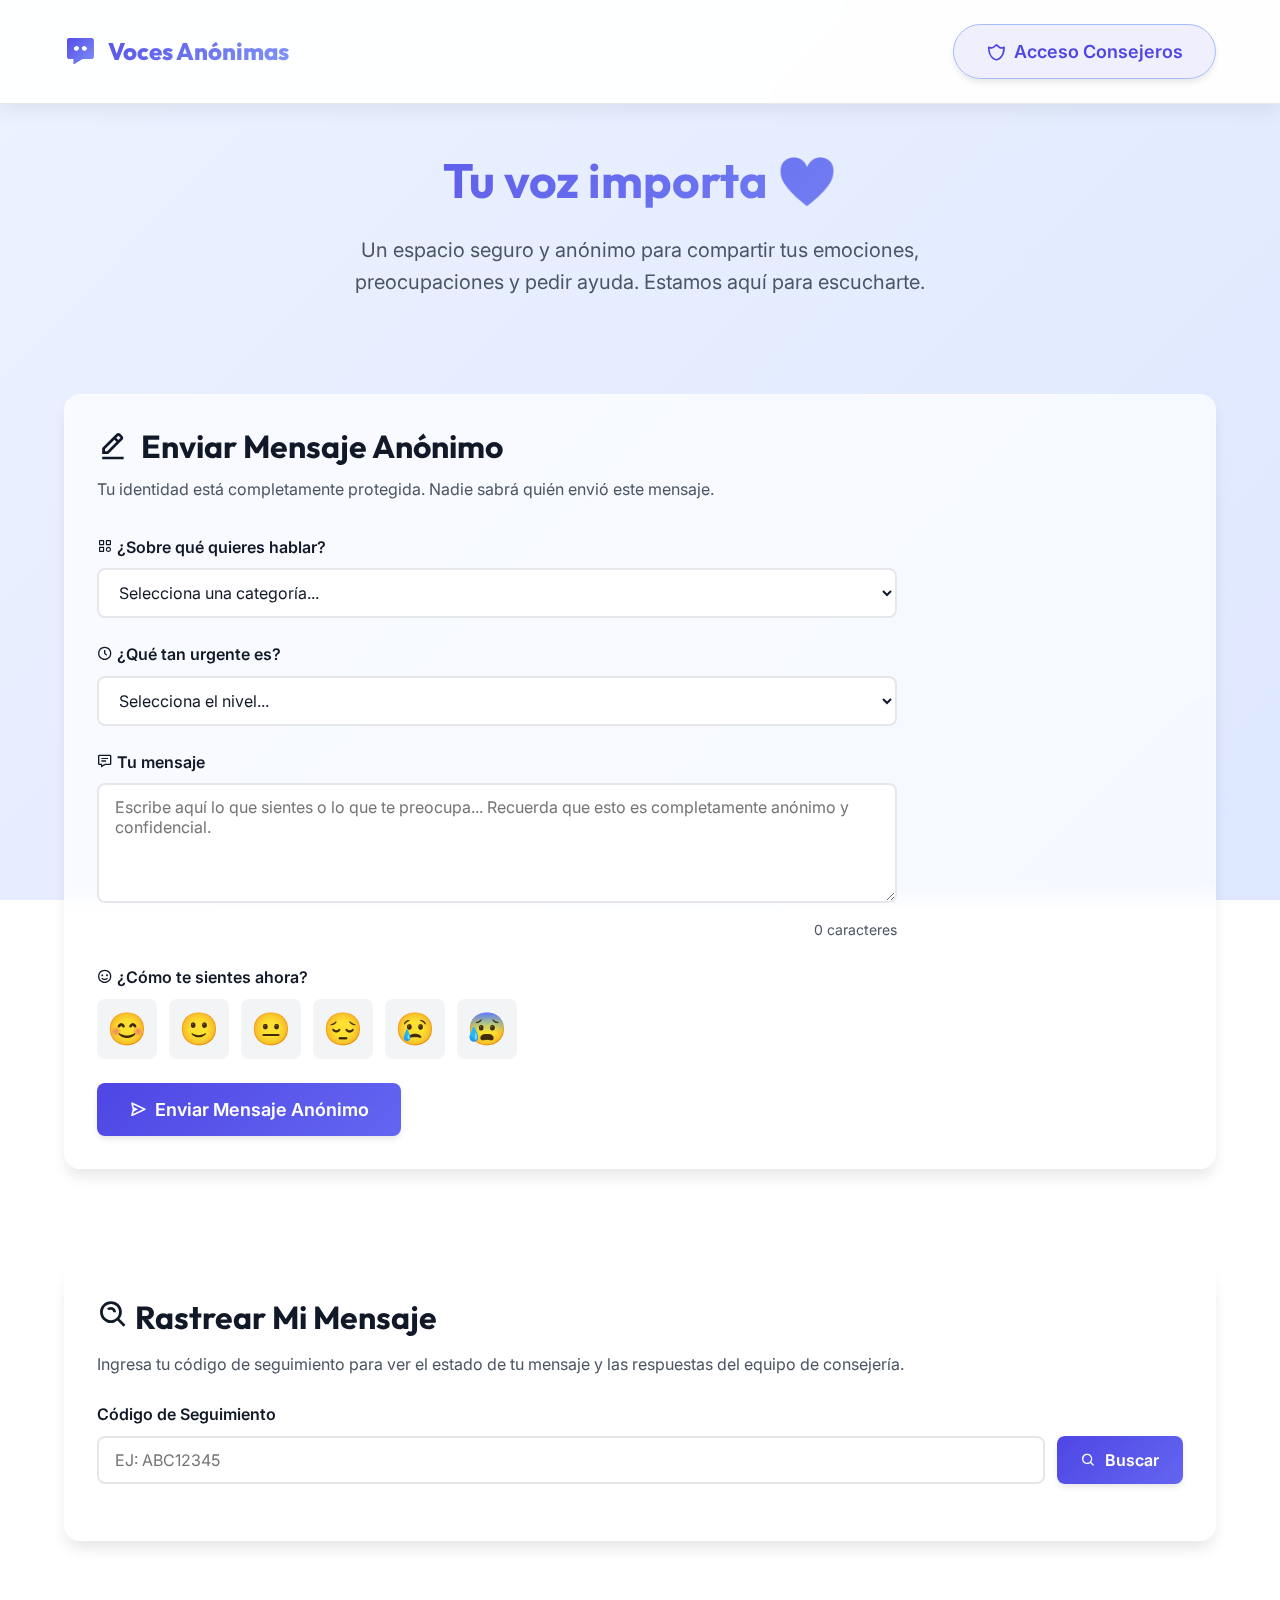
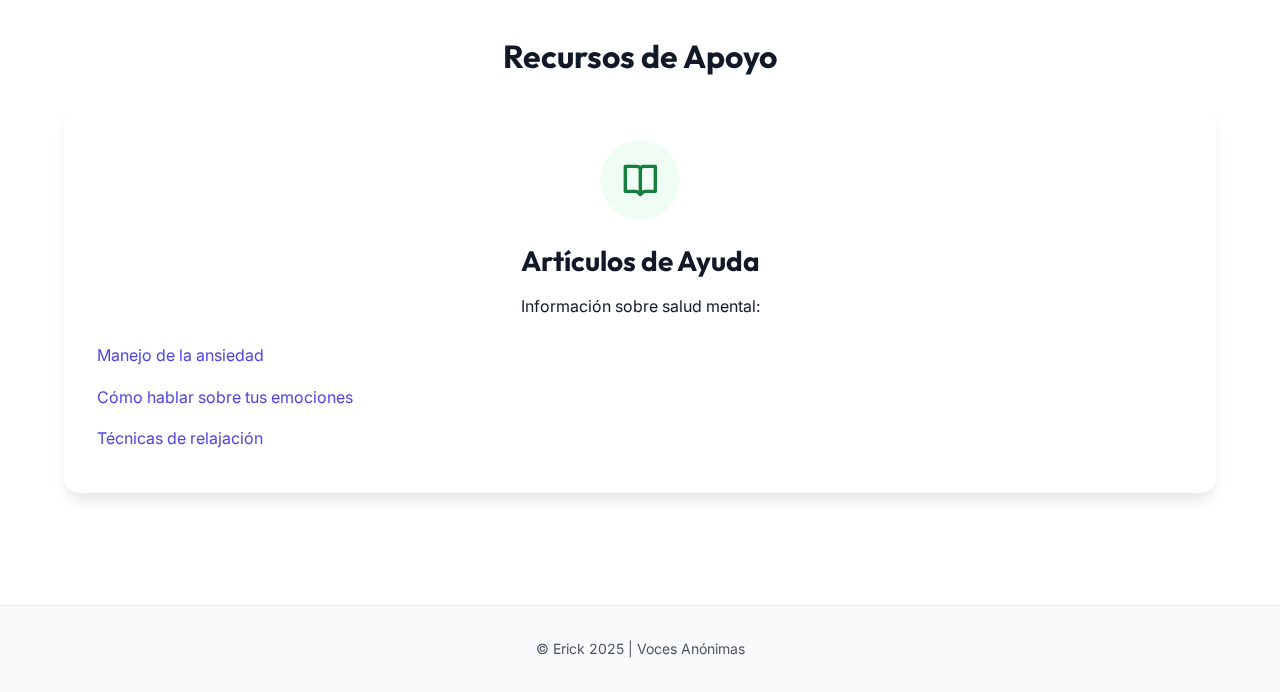
<file: index.html>
<!DOCTYPE html>
<html lang="es">

<head>
    <meta charset="UTF-8">
    <meta name="viewport" content="width=device-width, initial-scale=1.0">
    <meta name="description" content="Voces Anónimas - Sistema de buzón digital para apoyo emocional estudiantil">
    <title>Voces Anónimas | Buzón Digital Estudiantil</title>

    <!-- Google Fonts -->
    <link rel="preconnect" href="https://fonts.googleapis.com">
    <link rel="preconnect" href="https://fonts.gstatic.com" crossorigin>
    <link
        href="https://fonts.googleapis.com/css2?family=Inter:wght@400;500;600;700&family=Outfit:wght@600;700;800&display=swap"
        rel="stylesheet">

    <!-- Boxicons -->
    <link href='https://unpkg.com/boxicons@2.1.4/css/boxicons.min.css' rel='stylesheet'>

    <!-- Styles -->
    <link rel="stylesheet" href="styles.css">

    <style>
        #counselorAccessBtn {
            border-radius: 50px;
        }
    </style>
</head>

<body>

    <!-- Header -->
    <header class="header">
        <div class="container">
            <nav class="nav">
                <div class="logo">
                    <i class='bx bxs-message-dots'></i>
                    <span>Voces Anónimas</span>
                </div>

                <div class="nav-actions">
                    <button id="counselorAccessBtn" class="btn btn-primary btn-lg">
                        <i class='bx bx-shield-alt-2'></i>
                        <span class="btn-text">Acceso Consejeros</span>
                    </button>
                </div>
            </nav>
        </div>
    </header>

    <!-- Main Content -->
    <main id="mainContent">

        <!-- Student View (Default) -->
        <div id="studentView" class="view">

            <!-- Hero Section -->
            <section class="hero section">
                <div class="container text-center">
                    <h1 class="hero-title animate-fade-in">
                        Tu voz importa 💙
                    </h1>
                    <p class="hero-subtitle">
                        Un espacio seguro y anónimo para compartir tus emociones, preocupaciones y pedir ayuda.
                        Estamos aquí para escucharte.
                    </p>
                </div>
            </section>

            <!-- Message Submission Section -->
            <section class="section">
                <div class="container">
                    <div class="glass-card">
                        <div class="card-header">
                            <h2>
                                <i class='bx bx-edit-alt'></i>
                                Enviar Mensaje Anónimo
                            </h2>
                            <p class="text-secondary">
                                Tu identidad está completamente protegida. Nadie sabrá quién envió este mensaje.
                            </p>
                        </div>

                        <form id="messageForm" class="message-form">
                            <!-- Category Selection -->
                            <div class="form-group">
                                <label class="form-label" for="category">
                                    <i class='bx bx-category'></i>
                                    ¿Sobre qué quieres hablar?
                                </label>
                                <select id="category" class="form-select" required>
                                    <option value="">Selecciona una categoría...</option>
                                    <option value="ansiedad">😰 Ansiedad</option>
                                    <option value="depresion">😔 Depresión / Tristeza</option>
                                    <option value="bullying">😢 Bullying / Acoso</option>
                                    <option value="familiar">🏠 Problemas Familiares</option>
                                    <option value="academico">📚 Estrés Académico</option>
                                    <option value="autoestima">💭 Autoestima / Confianza</option>
                                    <option value="relaciones">💔 Relaciones / Amistades</option>
                                    <option value="otro">💬 Otro</option>
                                </select>
                            </div>

                            <!-- Urgency Level -->
                            <div class="form-group">
                                <label class="form-label" for="urgency">
                                    <i class='bx bx-time-five'></i>
                                    ¿Qué tan urgente es?
                                </label>
                                <select id="urgency" class="form-select" required>
                                    <option value="">Selecciona el nivel...</option>
                                    <option value="baja">🟢 Baja - Puedo esperar</option>
                                    <option value="media">🟡 Media - Me gustaría hablar pronto</option>
                                    <option value="alta">🟠 Alta - Necesito ayuda</option>
                                    <option value="urgente">🔴 Urgente - Es una emergencia</option>
                                </select>
                            </div>

                            <!-- Message Content -->
                            <div class="form-group">
                                <label class="form-label" for="message">
                                    <i class='bx bx-message-detail'></i>
                                    Tu mensaje
                                </label>
                                <textarea id="message" class="form-textarea"
                                    placeholder="Escribe aquí lo que sientes o lo que te preocupa... Recuerda que esto es completamente anónimo y confidencial."
                                    required minlength="10"></textarea>
                                <div class="char-counter">
                                    <span id="charCount">0</span> caracteres
                                </div>
                            </div>

                            <!-- Mood Selection -->
                            <div class="form-group">
                                <label class="form-label">
                                    <i class='bx bx-smile'></i>
                                    ¿Cómo te sientes ahora?
                                </label>
                                <div class="mood-selector">
                                    <button type="button" class="mood-btn" data-mood="muy-bien"
                                        title="Muy bien">😊</button>
                                    <button type="button" class="mood-btn" data-mood="bien" title="Bien">🙂</button>
                                    <button type="button" class="mood-btn" data-mood="neutral"
                                        title="Neutral">😐</button>
                                    <button type="button" class="mood-btn" data-mood="mal" title="Mal">😔</button>
                                    <button type="button" class="mood-btn" data-mood="muy-mal"
                                        title="Muy mal">😢</button>
                                    <button type="button" class="mood-btn" data-mood="ansioso"
                                        title="Ansioso">😰</button>
                                </div>
                                <input type="hidden" id="mood" name="mood" required>
                            </div>

                            <!-- Submit Button -->
                            <button type="submit" class="btn btn-primary btn-lg">
                                <i class='bx bx-send'></i>
                                Enviar Mensaje Anónimo
                            </button>
                        </form>

                        <!-- Success Message (Hidden by default) -->
                        <div id="successMessage" class="hidden">
                            <div class="alert alert-success">
                                <i class='bx bx-check-circle' style="font-size: 1.5rem;"></i>
                                <div>
                                    <strong>¡Mensaje enviado con éxito!</strong>
                                    <p>Tu mensaje ha sido recibido. Guarda este código para hacer seguimiento:</p>
                                    <div class="tracking-code-display">
                                        <code id="generatedCode"></code>
                                        <button id="copyCodeBtn" class="btn btn-sm btn-secondary">
                                            <i class='bx bx-copy'></i>
                                            Copiar
                                        </button>
                                    </div>
                                    <p class="mt-md">Un consejero revisará tu mensaje pronto. Puedes rastrear el estado
                                        usando el código arriba.</p>
                                </div>
                            </div>
                            <button id="sendAnotherBtn" class="btn btn-outline mt-md">
                                <i class='bx bx-plus'></i>
                                Enviar otro mensaje
                            </button>
                        </div>
                    </div>
                </div>
            </section>

            <!-- Track Message Section -->
            <section class="section">
                <div class="container">
                    <div class="glass-card">
                        <h2>
                            <i class='bx bx-search-alt'></i>
                            Rastrear Mi Mensaje
                        </h2>
                        <p class="text-secondary mb-lg">
                            Ingresa tu código de seguimiento para ver el estado de tu mensaje y las respuestas del
                            equipo de consejería.
                        </p>

                        <div class="tracking-form">
                            <div class="form-group">
                                <label class="form-label" for="trackingCodeInput">Código de Seguimiento</label>
                                <div class="input-group">
                                    <input type="text" id="trackingCodeInput" class="form-input"
                                        placeholder="Ej: ABC12345" maxlength="8" style="text-transform: uppercase;">
                                    <button id="trackBtn" class="btn btn-primary">
                                        <i class='bx bx-search'></i>
                                        Buscar
                                    </button>
                                </div>
                            </div>
                        </div>

                        <!-- Tracking Results (Hidden by default) -->
                        <div id="trackingResults" class="hidden"></div>
                    </div>
                </div>
            </section>

            <!-- Resources Section -->
            <section id="resources" class="section">
                <div class="container">
                    <h2 class="text-center mb-xl">Recursos de Apoyo</h2>

                    <div class="resources-grid">

                        <!-- Self-Help -->


                        <!-- Articles -->
                        <div class="glass-card resource-card">
                            <div class="resource-icon success">
                                <i class='bx bx-book-open'></i>
                            </div>
                            <h3>Artículos de Ayuda</h3>
                            <p>Información sobre salud mental:</p>
                            <ul class="resource-list">
                                <li><a href="#" class="resource-link">Manejo de la ansiedad</a></li>
                                <li><a href="#" class="resource-link">Cómo hablar sobre tus emociones</a></li>
                                <li><a href="#" class="resource-link">Técnicas de relajación</a></li>
                            </ul>
                        </div>
                    </div>
                </div>
            </section>

        </div>

        <!-- Counselor View (Hidden by default) -->
        <div id="counselorView" class="view hidden">

            <!-- Login Screen -->
            <div id="counselorLogin" class="login-container">
                <div class="glass-card login-card">
                    <div class="text-center mb-lg">
                        <i class='bx bx-shield-alt-2' style="font-size: 3rem; color: var(--primary-500);"></i>
                        <h2>Acceso para Consejeros</h2>
                        <p class="text-secondary">Ingresa tu contraseña para acceder al panel de administración</p>
                    </div>

                    <form id="counselorLoginForm">
                        <div class="form-group">
                            <label class="form-label" for="counselorPassword">Contraseña</label>
                            <input type="password" id="counselorPassword" class="form-input"
                                placeholder="Ingresa tu contraseña" required>
                        </div>
                        <button type="submit" class="btn btn-primary btn-lg">
                            <i class='bx bx-log-in'></i>
                            Iniciar Sesión
                        </button>
                        <button type="button" id="backToStudentBtn" class="btn btn-secondary btn-lg mt-sm">
                            <i class='bx bx-arrow-back'></i>
                            Volver
                        </button>
                    </form>
                </div>
            </div>

            <!-- Dashboard (Hidden until login) -->
            <div id="counselorDashboard" class="hidden">

                <!-- Dashboard Header -->
                <div class="dashboard-header">
                    <div class="container">
                        <div class="flex justify-between items-center">
                            <h1>
                                <i class='bx bx-dashboard'></i>
                                Panel de Consejería
                            </h1>
                            <button id="logoutBtn" class="btn btn-secondary">
                                <i class='bx bx-log-out'></i>
                                Cerrar Sesión
                            </button>
                        </div>
                    </div>
                </div>

                <!-- Dashboard Content -->
                <div class="container section">

                    <!-- Statistics Cards -->
                    <div class="stats-grid">
                        <div class="stat-card glass-card">
                            <div class="stat-icon primary">
                                <i class='bx bx-message-dots'></i>
                            </div>
                            <div class="stat-content">
                                <div class="stat-value" id="totalMessages">0</div>
                                <div class="stat-label">Total Mensajes</div>
                            </div>
                        </div>

                        <div class="stat-card glass-card">
                            <div class="stat-icon danger">
                                <i class='bx bx-error-circle'></i>
                            </div>
                            <div class="stat-content">
                                <div class="stat-value" id="urgentMessages">0</div>
                                <div class="stat-label">Casos Urgentes</div>
                            </div>
                        </div>

                        <div class="stat-card glass-card">
                            <div class="stat-icon warning">
                                <i class='bx bx-time-five'></i>
                            </div>
                            <div class="stat-content">
                                <div class="stat-value" id="pendingMessages">0</div>
                                <div class="stat-label">Pendientes</div>
                            </div>
                        </div>

                        <div class="stat-card glass-card">
                            <div class="stat-icon success">
                                <i class='bx bx-check-circle'></i>
                            </div>
                            <div class="stat-content">
                                <div class="stat-value" id="resolvedMessages">0</div>
                                <div class="stat-label">Resueltos</div>
                            </div>
                        </div>
                    </div>

                    <!-- Filters and Search -->
                    <div class="glass-card mt-xl">
                        <div class="filters-section">
                            <h3>
                                <i class='bx bx-filter'></i>
                                Filtros
                            </h3>
                            <div class="filters-grid">
                                <div class="form-group">
                                    <label class="form-label" for="filterStatus">Estado</label>
                                    <select id="filterStatus" class="form-select">
                                        <option value="all">Todos</option>
                                        <option value="new">Nuevos</option>
                                        <option value="in-review">En Revisión</option>
                                        <option value="responded">Respondidos</option>
                                        <option value="resolved">Resueltos</option>
                                    </select>
                                </div>

                                <div class="form-group">
                                    <label class="form-label" for="filterUrgency">Urgencia</label>
                                    <select id="filterUrgency" class="form-select">
                                        <option value="all">Todas</option>
                                        <option value="urgente">Urgente</option>
                                        <option value="alta">Alta</option>
                                        <option value="media">Media</option>
                                        <option value="baja">Baja</option>
                                    </select>
                                </div>

                                <div class="form-group">
                                    <label class="form-label" for="filterCategory">Categoría</label>
                                    <select id="filterCategory" class="form-select">
                                        <option value="all">Todas</option>
                                        <option value="ansiedad">Ansiedad</option>
                                        <option value="depresion">Depresión</option>
                                        <option value="bullying">Bullying</option>
                                        <option value="familiar">Familiar</option>
                                        <option value="academico">Académico</option>
                                        <option value="autoestima">Autoestima</option>
                                        <option value="relaciones">Relaciones</option>
                                        <option value="otro">Otro</option>
                                    </select>
                                </div>

                                <div class="form-group">
                                    <label class="form-label" for="searchMessages">Buscar</label>
                                    <input type="text" id="searchMessages" class="form-input"
                                        placeholder="Código o palabras clave...">
                                </div>
                            </div>
                        </div>
                    </div>

                    <!-- Messages List -->
                    <div class="glass-card mt-xl">
                        <h3>
                            <i class='bx bx-list-ul'></i>
                            Mensajes Recibidos
                        </h3>
                        <div id="messagesList" class="messages-list">
                            <!-- Messages will be populated by JavaScript -->
                        </div>
                    </div>

                </div>
            </div>

        </div>

    </main>

    <!-- Message Detail Modal -->
    <div id="messageModal" class="modal hidden">
        <div class="modal-overlay"></div>
        <div class="modal-content glass-card">
            <div class="modal-header">
                <h2>
                    <i class='bx bx-message-detail'></i>
                    Detalle del Mensaje
                </h2>
                <button class="modal-close" aria-label="Cerrar">
                    <i class='bx bx-x'></i>
                </button>
            </div>
            <div id="modalBody" class="modal-body">
                <!-- Content populated by JavaScript -->
            </div>
        </div>
    </div>

    <!-- Breathing Exercise Modal -->
    <div id="breathingModal" class="modal hidden">
        <div class="modal-overlay"></div>
        <div class="modal-content glass-card">
            <div class="modal-header">
                <h2>
                    <i class='bx bx-wind'></i>
                    Ejercicio de Respiración
                </h2>
                <button class="modal-close" aria-label="Cerrar">
                    <i class='bx bx-x'></i>
                </button>
            </div>
            <div class="modal-body text-center">
                <p class="mb-lg">Sigue el círculo con tu respiración</p>
                <div class="breathing-circle"></div>
                <p id="breathingInstruction" class="breathing-instruction">Inhala...</p>
            </div>
        </div>
    </div>
    <!-- Footer -->
    <footer
        style="background: var(--bg-secondary); border-top: 1px solid var(--border-color); padding: 2rem 0; margin-top: 4rem; text-align: center;">
        <div class="container">
            <p style="color: var(--text-secondary); margin: 0; font-size: 0.875rem;">
                © Erick 2025 | Voces Anónimas
            </p>
        </div>
    </footer>


    <!-- Mobile Bottom Navigation -->
    <nav class="bottom-nav">
        <a href="#" class="nav-item active" data-target="home">
            <i class='bx bx-home-alt'></i>
        </a>
        <a href="#messageForm" class="nav-item" data-target="write">
            <i class='bx bx-edit-alt'></i>
        </a>
        <div class="nav-fab-container">
            <button id="mobileCounselorBtn" class="nav-fab">
                <i class='bx bx-shield-alt-2'></i>
            </button>
        </div>
        <a href="#trackingResults" class="nav-item" data-target="track">
            <i class='bx bx-search-alt'></i>
        </a>
        <a href="#resources" class="nav-item" data-target="resources">
            <i class='bx bx-book-heart'></i>
        </a>
    </nav>

    <!-- Scripts -->
    <script src="app.js"></script>
    <script src="crisis-detection.js"></script>
    <script src="counselor.js"></script>
</body>

</html>
</file>
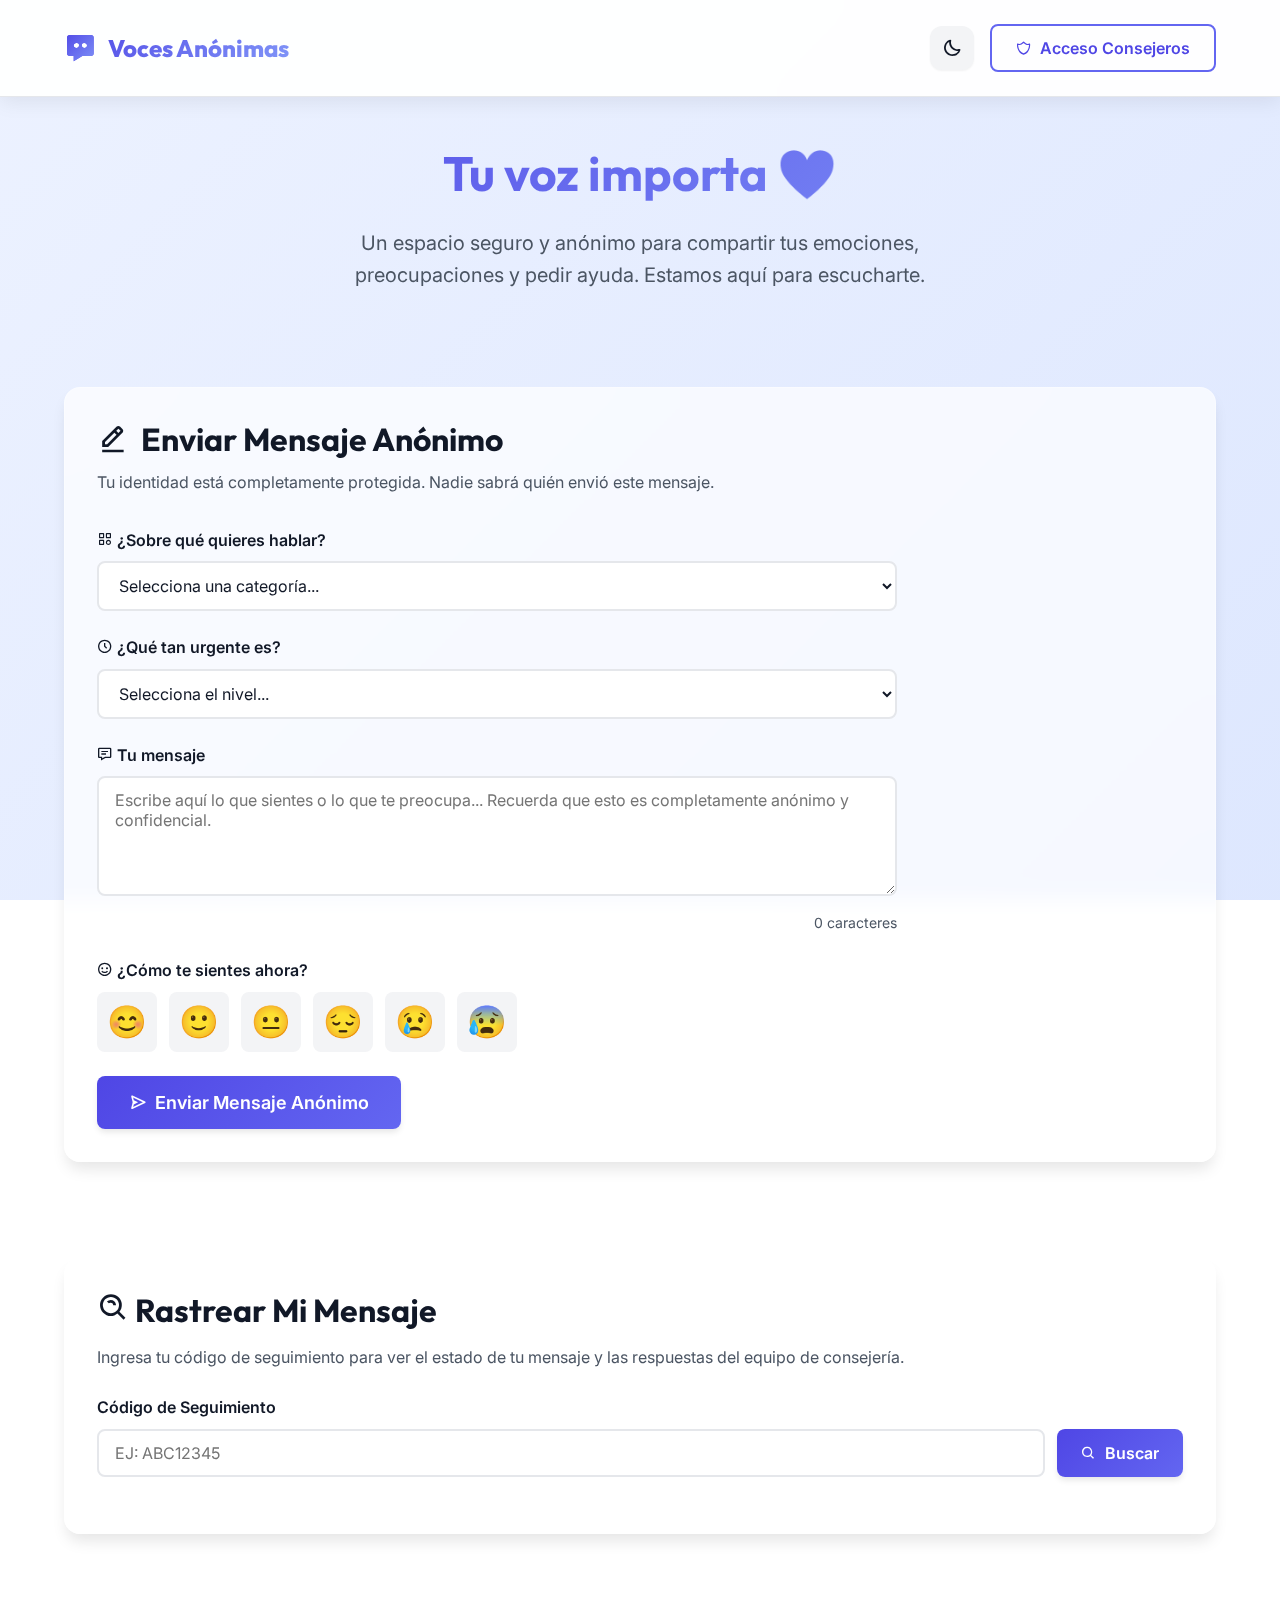
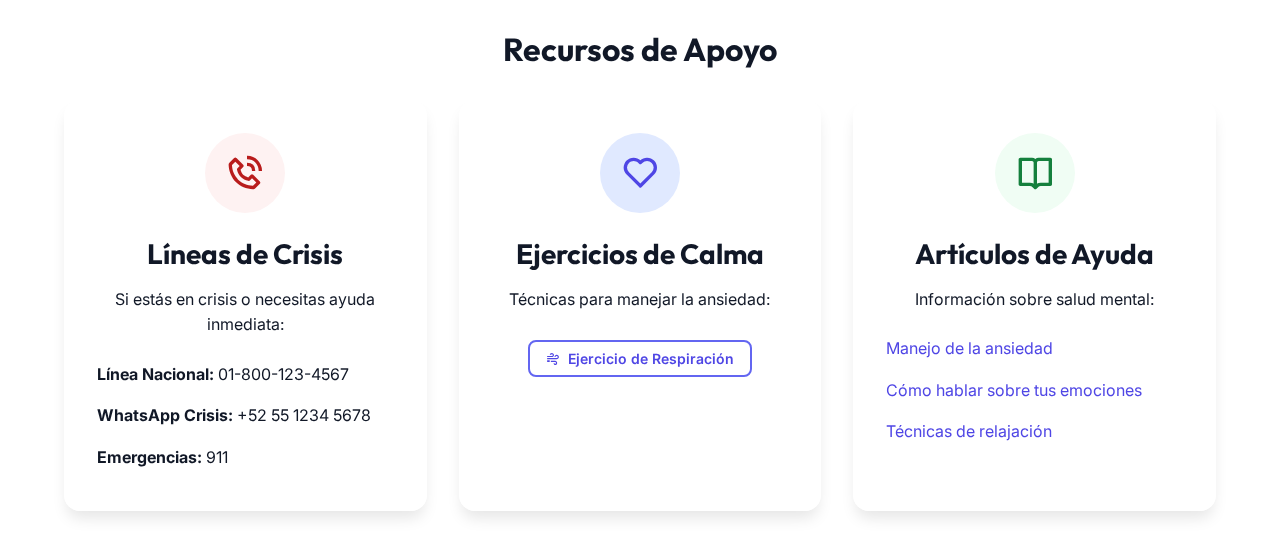
<file: backup_20251208_184144/index.html>
<!DOCTYPE html>
<html lang="es">

<head>
    <meta charset="UTF-8">
    <meta name="viewport" content="width=device-width, initial-scale=1.0">
    <meta name="description" content="Voces Anónimas - Sistema de buzón digital para apoyo emocional estudiantil">
    <title>Voces Anónimas | Buzón Digital Estudiantil</title>

    <!-- Google Fonts -->
    <link rel="preconnect" href="https://fonts.googleapis.com">
    <link rel="preconnect" href="https://fonts.gstatic.com" crossorigin>
    <link
        href="https://fonts.googleapis.com/css2?family=Inter:wght@400;500;600;700&family=Outfit:wght@600;700;800&display=swap"
        rel="stylesheet">

    <!-- Boxicons -->
    <link href='https://unpkg.com/boxicons@2.1.4/css/boxicons.min.css' rel='stylesheet'>

    <!-- Styles -->
    <link rel="stylesheet" href="styles.css">
    <link rel="stylesheet" href="enhanced-styles.css">
</head>

<body>

    <!-- Header -->
    <header class="header">
        <div class="container">
            <nav class="nav">
                <div class="logo">
                    <i class='bx bxs-message-dots'></i>
                    <span>Voces Anónimas</span>
                </div>
                <div class="nav-actions">
                    <button id="themeToggle" class="btn-icon" aria-label="Cambiar tema">
                        <i class='bx bx-moon'></i>
                    </button>
                    <button id="counselorAccessBtn" class="btn btn-outline">
                        <i class='bx bx-shield-alt-2'></i>
                        Acceso Consejeros
                    </button>
                </div>
            </nav>
        </div>
    </header>

    <!-- Main Content -->
    <main id="mainContent">

        <!-- Student View (Default) -->
        <div id="studentView" class="view">

            <!-- Hero Section -->
            <section class="hero section">
                <div class="container text-center">
                    <h1 class="hero-title animate-fade-in">
                        Tu voz importa 💙
                    </h1>
                    <p class="hero-subtitle">
                        Un espacio seguro y anónimo para compartir tus emociones, preocupaciones y pedir ayuda.
                        Estamos aquí para escucharte.
                    </p>
                </div>
            </section>

            <!-- Message Submission Section -->
            <section class="section">
                <div class="container">
                    <div class="glass-card">
                        <div class="card-header">
                            <h2>
                                <i class='bx bx-edit-alt'></i>
                                Enviar Mensaje Anónimo
                            </h2>
                            <p class="text-secondary">
                                Tu identidad está completamente protegida. Nadie sabrá quién envió este mensaje.
                            </p>
                        </div>

                        <form id="messageForm" class="message-form">
                            <!-- Category Selection -->
                            <div class="form-group">
                                <label class="form-label" for="category">
                                    <i class='bx bx-category'></i>
                                    ¿Sobre qué quieres hablar?
                                </label>
                                <select id="category" class="form-select" required>
                                    <option value="">Selecciona una categoría...</option>
                                    <option value="ansiedad">😰 Ansiedad</option>
                                    <option value="depresion">😔 Depresión / Tristeza</option>
                                    <option value="bullying">😢 Bullying / Acoso</option>
                                    <option value="familiar">🏠 Problemas Familiares</option>
                                    <option value="academico">📚 Estrés Académico</option>
                                    <option value="autoestima">💭 Autoestima / Confianza</option>
                                    <option value="relaciones">💔 Relaciones / Amistades</option>
                                    <option value="otro">💬 Otro</option>
                                </select>
                            </div>

                            <!-- Urgency Level -->
                            <div class="form-group">
                                <label class="form-label" for="urgency">
                                    <i class='bx bx-time-five'></i>
                                    ¿Qué tan urgente es?
                                </label>
                                <select id="urgency" class="form-select" required>
                                    <option value="">Selecciona el nivel...</option>
                                    <option value="baja">🟢 Baja - Puedo esperar</option>
                                    <option value="media">🟡 Media - Me gustaría hablar pronto</option>
                                    <option value="alta">🟠 Alta - Necesito ayuda</option>
                                    <option value="urgente">🔴 Urgente - Es una emergencia</option>
                                </select>
                            </div>

                            <!-- Message Content -->
                            <div class="form-group">
                                <label class="form-label" for="message">
                                    <i class='bx bx-message-detail'></i>
                                    Tu mensaje
                                </label>
                                <textarea id="message" class="form-textarea"
                                    placeholder="Escribe aquí lo que sientes o lo que te preocupa... Recuerda que esto es completamente anónimo y confidencial."
                                    required minlength="10"></textarea>
                                <div class="char-counter">
                                    <span id="charCount">0</span> caracteres
                                </div>
                            </div>

                            <!-- Mood Selection -->
                            <div class="form-group">
                                <label class="form-label">
                                    <i class='bx bx-smile'></i>
                                    ¿Cómo te sientes ahora?
                                </label>
                                <div class="mood-selector">
                                    <button type="button" class="mood-btn" data-mood="muy-bien"
                                        title="Muy bien">😊</button>
                                    <button type="button" class="mood-btn" data-mood="bien" title="Bien">🙂</button>
                                    <button type="button" class="mood-btn" data-mood="neutral"
                                        title="Neutral">😐</button>
                                    <button type="button" class="mood-btn" data-mood="mal" title="Mal">😔</button>
                                    <button type="button" class="mood-btn" data-mood="muy-mal"
                                        title="Muy mal">😢</button>
                                    <button type="button" class="mood-btn" data-mood="ansioso"
                                        title="Ansioso">😰</button>
                                </div>
                                <input type="hidden" id="mood" name="mood" required>
                            </div>

                            <!-- Submit Button -->
                            <button type="submit" class="btn btn-primary btn-lg">
                                <i class='bx bx-send'></i>
                                Enviar Mensaje Anónimo
                            </button>
                        </form>

                        <!-- Success Message (Hidden by default) -->
                        <div id="successMessage" class="hidden">
                            <div class="alert alert-success">
                                <i class='bx bx-check-circle' style="font-size: 1.5rem;"></i>
                                <div>
                                    <strong>¡Mensaje enviado con éxito!</strong>
                                    <p>Tu mensaje ha sido recibido. Guarda este código para hacer seguimiento:</p>
                                    <div class="tracking-code-display">
                                        <code id="generatedCode"></code>
                                        <button id="copyCodeBtn" class="btn btn-sm btn-secondary">
                                            <i class='bx bx-copy'></i>
                                            Copiar
                                        </button>
                                    </div>
                                    <p class="mt-md">Un consejero revisará tu mensaje pronto. Puedes rastrear el estado
                                        usando el código arriba.</p>
                                </div>
                            </div>
                            <button id="sendAnotherBtn" class="btn btn-outline mt-md">
                                <i class='bx bx-plus'></i>
                                Enviar otro mensaje
                            </button>
                        </div>
                    </div>
                </div>
            </section>

            <!-- Track Message Section -->
            <section class="section">
                <div class="container">
                    <div class="glass-card">
                        <h2>
                            <i class='bx bx-search-alt'></i>
                            Rastrear Mi Mensaje
                        </h2>
                        <p class="text-secondary mb-lg">
                            Ingresa tu código de seguimiento para ver el estado de tu mensaje y las respuestas del
                            equipo de consejería.
                        </p>

                        <div class="tracking-form">
                            <div class="form-group">
                                <label class="form-label" for="trackingCodeInput">Código de Seguimiento</label>
                                <div class="input-group">
                                    <input type="text" id="trackingCodeInput" class="form-input"
                                        placeholder="Ej: ABC12345" maxlength="8" style="text-transform: uppercase;">
                                    <button id="trackBtn" class="btn btn-primary">
                                        <i class='bx bx-search'></i>
                                        Buscar
                                    </button>
                                </div>
                            </div>
                        </div>

                        <!-- Tracking Results (Hidden by default) -->
                        <div id="trackingResults" class="hidden"></div>
                    </div>
                </div>
            </section>

            <!-- Resources Section -->
            <section class="section">
                <div class="container">
                    <h2 class="text-center mb-xl">Recursos de Apoyo</h2>

                    <div class="resources-grid">
                        <!-- Crisis Hotlines -->
                        <div class="glass-card resource-card">
                            <div class="resource-icon danger">
                                <i class='bx bx-phone-call'></i>
                            </div>
                            <h3>Líneas de Crisis</h3>
                            <p>Si estás en crisis o necesitas ayuda inmediata:</p>
                            <ul class="resource-list">
                                <li><strong>Línea Nacional:</strong> 01-800-123-4567</li>
                                <li><strong>WhatsApp Crisis:</strong> +52 55 1234 5678</li>
                                <li><strong>Emergencias:</strong> 911</li>
                            </ul>
                        </div>

                        <!-- Self-Help -->
                        <div class="glass-card resource-card">
                            <div class="resource-icon primary">
                                <i class='bx bx-heart'></i>
                            </div>
                            <h3>Ejercicios de Calma</h3>
                            <p>Técnicas para manejar la ansiedad:</p>
                            <button class="btn btn-outline btn-sm mt-sm" onclick="showBreathingExercise()">
                                <i class='bx bx-wind'></i>
                                Ejercicio de Respiración
                            </button>
                        </div>

                        <!-- Articles -->
                        <div class="glass-card resource-card">
                            <div class="resource-icon success">
                                <i class='bx bx-book-open'></i>
                            </div>
                            <h3>Artículos de Ayuda</h3>
                            <p>Información sobre salud mental:</p>
                            <ul class="resource-list">
                                <li><a href="#" class="resource-link">Manejo de la ansiedad</a></li>
                                <li><a href="#" class="resource-link">Cómo hablar sobre tus emociones</a></li>
                                <li><a href="#" class="resource-link">Técnicas de relajación</a></li>
                            </ul>
                        </div>
                    </div>
                </div>
            </section>

        </div>

        <!-- Counselor View (Hidden by default) -->
        <div id="counselorView" class="view hidden">

            <!-- Login Screen -->
            <div id="counselorLogin" class="login-container">
                <div class="glass-card login-card">
                    <div class="text-center mb-lg">
                        <i class='bx bx-shield-alt-2' style="font-size: 3rem; color: var(--primary-500);"></i>
                        <h2>Acceso para Consejeros</h2>
                        <p class="text-secondary">Ingresa tu contraseña para acceder al panel de administración</p>
                    </div>

                    <form id="counselorLoginForm">
                        <div class="form-group">
                            <label class="form-label" for="counselorPassword">Contraseña</label>
                            <input type="password" id="counselorPassword" class="form-input"
                                placeholder="Ingresa tu contraseña" required>
                        </div>
                        <button type="submit" class="btn btn-primary btn-lg">
                            <i class='bx bx-log-in'></i>
                            Iniciar Sesión
                        </button>
                        <button type="button" id="backToStudentBtn" class="btn btn-secondary btn-lg mt-sm">
                            <i class='bx bx-arrow-back'></i>
                            Volver
                        </button>
                    </form>
                </div>
            </div>

            <!-- Dashboard (Hidden until login) -->
            <div id="counselorDashboard" class="hidden">

                <!-- Dashboard Header -->
                <div class="dashboard-header">
                    <div class="container">
                        <div class="flex justify-between items-center">
                            <h1>
                                <i class='bx bx-dashboard'></i>
                                Panel de Consejería
                            </h1>
                            <button id="logoutBtn" class="btn btn-secondary">
                                <i class='bx bx-log-out'></i>
                                Cerrar Sesión
                            </button>
                        </div>
                    </div>
                </div>

                <!-- Dashboard Content -->
                <div class="container section">

                    <!-- Statistics Cards -->
                    <div class="stats-grid">
                        <div class="stat-card glass-card">
                            <div class="stat-icon primary">
                                <i class='bx bx-message-dots'></i>
                            </div>
                            <div class="stat-content">
                                <div class="stat-value" id="totalMessages">0</div>
                                <div class="stat-label">Total Mensajes</div>
                            </div>
                        </div>

                        <div class="stat-card glass-card">
                            <div class="stat-icon danger">
                                <i class='bx bx-error-circle'></i>
                            </div>
                            <div class="stat-content">
                                <div class="stat-value" id="urgentMessages">0</div>
                                <div class="stat-label">Casos Urgentes</div>
                            </div>
                        </div>

                        <div class="stat-card glass-card">
                            <div class="stat-icon warning">
                                <i class='bx bx-time-five'></i>
                            </div>
                            <div class="stat-content">
                                <div class="stat-value" id="pendingMessages">0</div>
                                <div class="stat-label">Pendientes</div>
                            </div>
                        </div>

                        <div class="stat-card glass-card">
                            <div class="stat-icon success">
                                <i class='bx bx-check-circle'></i>
                            </div>
                            <div class="stat-content">
                                <div class="stat-value" id="resolvedMessages">0</div>
                                <div class="stat-label">Resueltos</div>
                            </div>
                        </div>
                    </div>

                    <!-- Filters and Search -->
                    <div class="glass-card mt-xl">
                        <div class="filters-section">
                            <h3>
                                <i class='bx bx-filter'></i>
                                Filtros
                            </h3>
                            <div class="filters-grid">
                                <div class="form-group">
                                    <label class="form-label" for="filterStatus">Estado</label>
                                    <select id="filterStatus" class="form-select">
                                        <option value="all">Todos</option>
                                        <option value="new">Nuevos</option>
                                        <option value="in-review">En Revisión</option>
                                        <option value="responded">Respondidos</option>
                                        <option value="resolved">Resueltos</option>
                                    </select>
                                </div>

                                <div class="form-group">
                                    <label class="form-label" for="filterUrgency">Urgencia</label>
                                    <select id="filterUrgency" class="form-select">
                                        <option value="all">Todas</option>
                                        <option value="urgente">Urgente</option>
                                        <option value="alta">Alta</option>
                                        <option value="media">Media</option>
                                        <option value="baja">Baja</option>
                                    </select>
                                </div>

                                <div class="form-group">
                                    <label class="form-label" for="filterCategory">Categoría</label>
                                    <select id="filterCategory" class="form-select">
                                        <option value="all">Todas</option>
                                        <option value="ansiedad">Ansiedad</option>
                                        <option value="depresion">Depresión</option>
                                        <option value="bullying">Bullying</option>
                                        <option value="familiar">Familiar</option>
                                        <option value="academico">Académico</option>
                                        <option value="autoestima">Autoestima</option>
                                        <option value="relaciones">Relaciones</option>
                                        <option value="otro">Otro</option>
                                    </select>
                                </div>

                                <div class="form-group">
                                    <label class="form-label" for="searchMessages">Buscar</label>
                                    <input type="text" id="searchMessages" class="form-input"
                                        placeholder="Código o palabras clave...">
                                </div>
                            </div>
                        </div>
                    </div>

                    <!-- Messages List -->
                    <div class="glass-card mt-xl">
                        <h3>
                            <i class='bx bx-list-ul'></i>
                            Mensajes Recibidos
                        </h3>
                        <div id="messagesList" class="messages-list">
                            <!-- Messages will be populated by JavaScript -->
                        </div>
                    </div>

                </div>
            </div>

        </div>

    </main>

    <!-- Message Detail Modal -->
    <div id="messageModal" class="modal hidden">
        <div class="modal-overlay"></div>
        <div class="modal-content glass-card">
            <div class="modal-header">
                <h2>
                    <i class='bx bx-message-detail'></i>
                    Detalle del Mensaje
                </h2>
                <button class="modal-close" aria-label="Cerrar">
                    <i class='bx bx-x'></i>
                </button>
            </div>
            <div id="modalBody" class="modal-body">
                <!-- Content populated by JavaScript -->
            </div>
        </div>
    </div>

    <!-- Breathing Exercise Modal -->
    <div id="breathingModal" class="modal hidden">
        <div class="modal-overlay"></div>
        <div class="modal-content glass-card">
            <div class="modal-header">
                <h2>
                    <i class='bx bx-wind'></i>
                    Ejercicio de Respiración
                </h2>
                <button class="modal-close" aria-label="Cerrar">
                    <i class='bx bx-x'></i>
                </button>
            </div>
            <div class="modal-body text-center">
                <p class="mb-lg">Sigue el círculo con tu respiración</p>
                <div class="breathing-circle"></div>
                <p id="breathingInstruction" class="breathing-instruction">Inhala...</p>
            </div>
        </div>
    </div>

    <!-- Scripts -->
    <script src="app.js"></script>
    <script src="crisis-detection.js"></script>
    <script src="counselor.js"></script>

</body>

</html>
</file>
<file: styles.css>
/* ============================================
   VOCES ANÓNIMAS - DESIGN SYSTEM
   ============================================ */

/* === CSS CUSTOM PROPERTIES === */
:root {
    /* Primary Colors - Calming & Trustworthy */
    --primary-50: #f0f4ff;
    --primary-100: #e0e9ff;
    --primary-200: #c7d7fe;
    --primary-300: #a5bbfc;
    --primary-400: #8196f8;
    --primary-500: #6366f1;
    --primary-600: #4f46e5;
    --primary-700: #4338ca;
    --primary-800: #3730a3;
    --primary-900: #312e81;

    /* Success Colors */
    --success-50: #f0fdf4;
    --success-500: #22c55e;
    --success-700: #15803d;

    /* Warning Colors */
    --warning-50: #fffbeb;
    --warning-500: #f59e0b;
    --warning-700: #b45309;

    /* Danger Colors */
    --danger-50: #fef2f2;
    --danger-500: #ef4444;
    --danger-700: #b91c1c;

    /* Neutral Colors */
    --gray-50: #f9fafb;
    --gray-100: #f3f4f6;
    --gray-200: #e5e7eb;
    --gray-300: #d1d5db;
    --gray-400: #9ca3af;
    --gray-500: #6b7280;
    --gray-600: #4b5563;
    --gray-700: #374151;
    --gray-800: #1f2937;
    --gray-900: #111827;

    /* Semantic Colors */
    --bg-primary: #ffffff;
    --bg-secondary: var(--gray-50);
    --text-primary: var(--gray-900);
    --text-secondary: var(--gray-600);
    --border-color: var(--gray-200);
    --shadow-sm: 0 1px 2px 0 rgba(0, 0, 0, 0.05);
    --shadow-md: 0 4px 6px -1px rgba(0, 0, 0, 0.1);
    --shadow-lg: 0 10px 15px -3px rgba(0, 0, 0, 0.1);
    --shadow-xl: 0 20px 25px -5px rgba(0, 0, 0, 0.1);

    /* Spacing */
    --spacing-xs: 0.5rem;
    --spacing-sm: 0.75rem;
    --spacing-md: 1rem;
    --spacing-lg: 1.5rem;
    --spacing-xl: 2rem;
    --spacing-2xl: 3rem;

    /* Border Radius */
    --radius-sm: 0.375rem;
    --radius-md: 0.5rem;
    --radius-lg: 0.75rem;
    --radius-xl: 1rem;
    --radius-full: 9999px;

    /* Transitions */
    --transition-fast: 150ms ease-in-out;
    --transition-base: 250ms ease-in-out;
    --transition-slow: 350ms ease-in-out;

    /* Typography */
    --font-sans: 'Inter', -apple-system, BlinkMacSystemFont, 'Segoe UI', Roboto, sans-serif;
    --font-display: 'Outfit', var(--font-sans);
}

/* Dark Mode Variables */
[data-theme="dark"] {
    --bg-primary: var(--gray-900);
    --bg-secondary: var(--gray-800);
    --text-primary: var(--gray-50);
    --text-secondary: var(--gray-400);
    --border-color: var(--gray-700);
}

/* === RESET & BASE STYLES === */
*,
*::before,
*::after {
    box-sizing: border-box;
    margin: 0;
    padding: 0;
}

html {
    font-size: 16px;
    scroll-behavior: smooth;
}

body {
    font-family: var(--font-sans);
    color: var(--text-primary);
    background: var(--bg-primary);
    line-height: 1.6;
    min-height: 100vh;
    overflow-x: hidden;
    transition: background-color var(--transition-base), color var(--transition-base);
}

/* Animated Gradient Background */
body::before {
    content: '';
    position: fixed;
    top: 0;
    left: 0;
    width: 100%;
    height: 100%;
    background: linear-gradient(135deg,
            var(--primary-100) 0%,
            var(--primary-200) 25%,
            #e0d4fc 50%,
            var(--primary-100) 75%,
            var(--primary-50) 100%);
    background-size: 400% 400%;
    animation: gradientShift 15s ease infinite;
    z-index: -1;
    opacity: 0.6;
}

[data-theme="dark"] body::before {
    background: linear-gradient(135deg,
            var(--gray-900) 0%,
            var(--primary-900) 25%,
            var(--gray-800) 50%,
            var(--primary-900) 75%,
            var(--gray-900) 100%);
    opacity: 0.8;
}

@keyframes gradientShift {

    0%,
    100% {
        background-position: 0% 50%;
    }

    50% {
        background-position: 100% 50%;
    }
}

/* === TYPOGRAPHY === */
h1,
h2,
h3,
h4,
h5,
h6 {
    font-family: var(--font-display);
    font-weight: 700;
    line-height: 1.2;
    margin-bottom: var(--spacing-md);
}

h1 {
    font-size: 2.5rem;
}

h2 {
    font-size: 2rem;
}

h3 {
    font-size: 1.75rem;
}

h4 {
    font-size: 1.5rem;
}

h5 {
    font-size: 1.25rem;
}

h6 {
    font-size: 1rem;
}

p {
    margin-bottom: var(--spacing-md);
}

/* === LAYOUT === */
.container {
    width: 100%;
    max-width: 1200px;
    margin: 0 auto;
    padding: 0 var(--spacing-lg);
}

.section {
    padding: var(--spacing-2xl) 0;
}

/* === GLASSMORPHISM CARDS === */
.glass-card {
    background: rgba(255, 255, 255, 0.7);
    backdrop-filter: blur(10px);
    border: 1px solid rgba(255, 255, 255, 0.3);
    border-radius: var(--radius-xl);
    padding: var(--spacing-xl);
    box-shadow: var(--shadow-lg);
    transition: transform var(--transition-base), box-shadow var(--transition-base);
}

[data-theme="dark"] .glass-card {
    background: rgba(31, 41, 55, 0.7);
    border-color: rgba(255, 255, 255, 0.1);
}

.glass-card:hover {
    transform: translateY(-2px);
    box-shadow: var(--shadow-xl);
}

/* === BUTTONS === */
.btn {
    display: inline-flex;
    align-items: center;
    justify-content: center;
    gap: var(--spacing-xs);
    padding: var(--spacing-sm) var(--spacing-lg);
    font-size: 1rem;
    font-weight: 600;
    font-family: var(--font-sans);
    border: none;
    border-radius: var(--radius-md);
    cursor: pointer;
    transition: all var(--transition-base);
    text-decoration: none;
    white-space: nowrap;
}

.btn:focus {
    outline: 2px solid var(--primary-500);
    outline-offset: 2px;
}

.btn-primary {
    background: linear-gradient(135deg, var(--primary-600), var(--primary-500));
    color: white;
    box-shadow: var(--shadow-md);
}

.btn-primary:hover {
    background: linear-gradient(135deg, var(--primary-700), var(--primary-600));
    box-shadow: var(--shadow-lg);
    transform: translateY(-1px);
}

.btn-secondary {
    background: var(--gray-200);
    color: var(--gray-800);
}

.btn-secondary:hover {
    background: var(--gray-300);
}

.btn-success {
    background: var(--success-500);
    color: white;
}

.btn-success:hover {
    background: var(--success-700);
}

.btn-danger {
    background: var(--danger-500);
    color: white;
}

.btn-danger:hover {
    background: var(--danger-700);
}

.btn-outline {
    background: transparent;
    border: 2px solid var(--primary-500);
    color: var(--primary-600);
}

.btn-outline:hover {
    background: var(--primary-500);
    color: white;
}

.btn-lg {
    padding: var(--spacing-md) var(--spacing-xl);
    font-size: 1.125rem;
}

.btn-sm {
    padding: var(--spacing-xs) var(--spacing-md);
    font-size: 0.875rem;
}

/* === FORM ELEMENTS === */
.form-group {
    margin-bottom: var(--spacing-lg);
}

.form-label {
    display: block;
    font-weight: 600;
    margin-bottom: var(--spacing-xs);
    color: var(--text-primary);
}

.form-input,
.form-select,
.form-textarea {
    width: 100%;
    padding: var(--spacing-sm) var(--spacing-md);
    font-size: 1rem;
    font-family: var(--font-sans);
    border: 2px solid var(--border-color);
    border-radius: var(--radius-md);
    background: var(--bg-primary);
    color: var(--text-primary);
    transition: border-color var(--transition-base), box-shadow var(--transition-base);
}

.form-input:focus,
.form-select:focus,
.form-textarea:focus {
    outline: none;
    border-color: var(--primary-500);
    box-shadow: 0 0 0 3px rgba(99, 102, 241, 0.1);
}

.form-textarea {
    resize: vertical;
    min-height: 120px;
}

/* === BADGES === */
.badge {
    display: inline-flex;
    align-items: center;
    gap: var(--spacing-xs);
    padding: 0.25rem 0.75rem;
    font-size: 0.875rem;
    font-weight: 600;
    border-radius: var(--radius-full);
    white-space: nowrap;
}

.badge-success {
    background: var(--success-50);
    color: var(--success-700);
}

.badge-warning {
    background: var(--warning-50);
    color: var(--warning-700);
}

.badge-danger {
    background: var(--danger-50);
    color: var(--danger-700);
}

.badge-primary {
    background: var(--primary-50);
    color: var(--primary-700);
}

/* === ALERTS === */
.alert {
    padding: var(--spacing-md);
    border-radius: var(--radius-md);
    margin-bottom: var(--spacing-lg);
    display: flex;
    align-items: start;
    gap: var(--spacing-md);
}

.alert-success {
    background: var(--success-50);
    border-left: 4px solid var(--success-500);
    color: var(--success-700);
}

.alert-warning {
    background: var(--warning-50);
    border-left: 4px solid var(--warning-500);
    color: var(--warning-700);
}

.alert-danger {
    background: var(--danger-50);
    border-left: 4px solid var(--danger-500);
    color: var(--danger-700);
}

/* === UTILITY CLASSES === */
.text-center {
    text-align: center;
}

.text-left {
    text-align: left;
}

.text-right {
    text-align: right;
}

.mt-sm {
    margin-top: var(--spacing-sm);
}

.mt-md {
    margin-top: var(--spacing-md);
}

.mt-lg {
    margin-top: var(--spacing-lg);
}

.mt-xl {
    margin-top: var(--spacing-xl);
}

.mb-sm {
    margin-bottom: var(--spacing-sm);
}

.mb-md {
    margin-bottom: var(--spacing-md);
}

.mb-lg {
    margin-bottom: var(--spacing-lg);
}

.mb-xl {
    margin-bottom: var(--spacing-xl);
}

.flex {
    display: flex;
}

.flex-col {
    flex-direction: column;
}

.items-center {
    align-items: center;
}

.justify-center {
    justify-content: center;
}

.justify-between {
    justify-content: space-between;
}

.gap-sm {
    gap: var(--spacing-sm);
}

.gap-md {
    gap: var(--spacing-md);
}

.gap-lg {
    gap: var(--spacing-lg);
}

.hidden {
    display: none !important;
}

.visible {
    display: block !important;
}

/* === ANIMATIONS === */
@keyframes fadeIn {
    from {
        opacity: 0;
        transform: translateY(10px);
    }

    to {
        opacity: 1;
        transform: translateY(0);
    }
}

@keyframes slideIn {
    from {
        transform: translateX(-100%);
    }

    to {
        transform: translateX(0);
    }
}

@keyframes pulse {

    0%,
    100% {
        opacity: 1;
    }

    50% {
        opacity: 0.5;
    }
}

.animate-fade-in {
    animation: fadeIn var(--transition-base) ease-out;
}

.animate-pulse {
    animation: pulse 2s cubic-bezier(0.4, 0, 0.6, 1) infinite;
}

/* === RESPONSIVE === */
@media (max-width: 768px) {
    h1 {
        font-size: 2rem;
    }

    h2 {
        font-size: 1.75rem;
    }

    h3 {
        font-size: 1.5rem;
    }

    .container {
        padding: 0 var(--spacing-md);
    }

    .glass-card {
        padding: var(--spacing-lg);
    }

    .section {
        padding: var(--spacing-xl) 0;
    }
}

@media (max-width: 480px) {
    h1 {
        font-size: 1.75rem;
    }

    h2 {
        font-size: 1.5rem;
    }

    .btn {
        width: 100%;
    }
}

/* ============================================
   COMPONENT STYLES
   ============================================ */

/* === HEADER & NAVIGATION === */
.header {
    background: rgba(255, 255, 255, 0.8);
    backdrop-filter: blur(10px);
    -webkit-backdrop-filter: blur(10px);
    border-bottom: 1px solid var(--border-color);
    position: sticky;
    top: 0;
    z-index: 100;
    width: 100%;
    transition: all var(--transition-base);
}

[data-theme="dark"] .header {
    background: rgba(31, 41, 55, 0.8);
    border-color: var(--border-color);
}

/* === COUNSELOR ACCESS BUTTON === */
#counselorAccessBtn {
    background: rgba(99, 102, 241, 0.1);
    /* Light primary tint */
    border: 1px solid var(--primary-300);
    color: var(--primary-600);
    font-weight: 600;
    transition: all var(--transition-base);
    position: relative;
    overflow: hidden;
    backdrop-filter: blur(4px);
}

#counselorAccessBtn:hover {
    background: var(--primary-500);
    color: white;
    border-color: var(--primary-500);
    box-shadow: 0 0 20px rgba(99, 102, 241, 0.4);
    transform: translateY(-2px);
}

#counselorAccessBtn i {
    font-size: 1.25rem;
    transition: transform var(--transition-base);
}

#counselorAccessBtn:hover i {
    transform: scale(1.1);
}

/* Mobile Responsiveness for Header */
@media (max-width: 768px) {
    .header {
        /* Removed floating styles */
        padding: 0 var(--spacing-sm);
        /* Kept padding as it's not a floating style */
    }

    /* Hide text, show only icon on mobile for specific button */
    #counselorAccessBtn .btn-text {
        display: none;
    }

    #counselorAccessBtn {
        padding: 0;
        width: 45px;
        /* Slightly larger touch target */
        height: 45px;
        border-radius: 50%;
        display: flex;
        align-items: center;
        justify-content: center;
        background: rgba(255, 255, 255, 0.8);
        /* Stand out against glass header */
        box-shadow: var(--shadow-sm);
        border: 1px solid var(--primary-200);
    }

    #counselorAccessBtn:hover {
        transform: none;
        /* No lift on touch typically, or keep subtle */
        background: var(--primary-500);
    }

    #counselorAccessBtn i {
        font-size: 1.5rem;
        /* Larger icon for mobile */
        margin: 0;
        display: block;
        /* Ensure it behaves as block for centering */
        line-height: 1;
    }
}

.nav {
    display: flex;
    align-items: center;
    justify-content: space-between;
    padding: var(--spacing-md) 0;
}

.logo {
    display: flex;
    align-items: center;
    gap: var(--spacing-sm);
    font-size: 1.5rem;
    font-weight: 700;
    font-family: var(--font-display);
    color: var(--primary-600);
}

.logo i {
    font-size: 2rem;
}

.nav-actions {
    display: flex;
    align-items: center;
    gap: var(--spacing-md);
}

.btn-icon {
    width: 40px;
    height: 40px;
    display: flex;
    align-items: center;
    justify-content: center;
    border: none;
    background: var(--gray-100);
    border-radius: var(--radius-md);
    cursor: pointer;
    transition: all var(--transition-base);
    font-size: 1.25rem;
    color: var(--text-primary);
}

.btn-icon:hover {
    background: var(--gray-200);
    transform: scale(1.05);
}

[data-theme="dark"] .btn-icon {
    background: var(--gray-700);
}

[data-theme="dark"] .btn-icon:hover {
    background: var(--gray-600);
}

/* === HERO SECTION === */
.hero {
    padding: var(--spacing-2xl) 0;
}

.hero-title {
    font-size: 3rem;
    margin-bottom: var(--spacing-lg);
    background: linear-gradient(135deg, var(--primary-600), var(--primary-400));
    -webkit-background-clip: text;
    -webkit-text-fill-color: transparent;
    background-clip: text;
}

.hero-subtitle {
    font-size: 1.25rem;
    color: var(--text-secondary);
    max-width: 700px;
    margin: 0 auto;
}

/* === CARD HEADER === */
.card-header {
    margin-bottom: var(--spacing-xl);
}

.card-header h2 {
    display: flex;
    align-items: center;
    gap: var(--spacing-sm);
    margin-bottom: var(--spacing-sm);
}

.text-secondary {
    color: var(--text-secondary);
}

/* === MESSAGE FORM === */
.message-form {
    max-width: 800px;
}

.char-counter {
    text-align: right;
    font-size: 0.875rem;
    color: var(--text-secondary);
    margin-top: var(--spacing-xs);
}

/* === MOOD SELECTOR === */
.mood-selector {
    display: flex;
    gap: var(--spacing-sm);
    flex-wrap: wrap;
}

.mood-btn {
    width: 60px;
    height: 60px;
    font-size: 2rem;
    border: 3px solid transparent;
    background: var(--gray-100);
    border-radius: var(--radius-md);
    cursor: pointer;
    transition: all var(--transition-base);
    display: flex;
    align-items: center;
    justify-content: center;
}

.mood-btn:hover {
    transform: scale(1.1);
    background: var(--gray-200);
}

.mood-btn.active {
    border-color: var(--primary-500);
    background: var(--primary-50);
    transform: scale(1.1);
}

[data-theme="dark"] .mood-btn {
    background: var(--gray-700);
}

[data-theme="dark"] .mood-btn:hover {
    background: var(--gray-600);
}

/* === TRACKING CODE DISPLAY === */
.tracking-code-display {
    display: flex;
    align-items: center;
    gap: var(--spacing-md);
    margin: var(--spacing-md) 0;
    padding: var(--spacing-md);
    background: var(--gray-100);
    border-radius: var(--radius-md);
}

[data-theme="dark"] .tracking-code-display {
    background: var(--gray-800);
}

.tracking-code-display code {
    font-size: 1.5rem;
    font-weight: 700;
    font-family: 'Courier New', monospace;
    color: var(--primary-600);
    letter-spacing: 2px;
}

/* === INPUT GROUP === */
.input-group {
    display: flex;
    gap: var(--spacing-sm);
}

.input-group .form-input {
    flex: 1;
}

/* === RESOURCES GRID === */
.resources-grid {
    display: grid;
    grid-template-columns: repeat(auto-fit, minmax(300px, 1fr));
    gap: var(--spacing-xl);
}

.resource-card {
    text-align: center;
}

.resource-icon {
    width: 80px;
    height: 80px;
    margin: 0 auto var(--spacing-lg);
    display: flex;
    align-items: center;
    justify-content: center;
    border-radius: var(--radius-full);
    font-size: 2.5rem;
}

.resource-icon.primary {
    background: var(--primary-100);
    color: var(--primary-600);
}

.resource-icon.success {
    background: var(--success-50);
    color: var(--success-700);
}

.resource-icon.danger {
    background: var(--danger-50);
    color: var(--danger-700);
}

.resource-list {
    list-style: none;
    text-align: left;
    margin-top: var(--spacing-md);
}

.resource-list li {
    padding: var(--spacing-xs) 0;
}

.resource-link {
    color: var(--primary-600);
    text-decoration: none;
    transition: color var(--transition-base);
}

.resource-link:hover {
    color: var(--primary-700);
    text-decoration: underline;
}

/* === LOGIN CONTAINER === */
.login-container {
    min-height: 80vh;
    display: flex;
    align-items: center;
    justify-content: center;
    padding: var(--spacing-xl);
}

.login-card {
    max-width: 500px;
    width: 100%;
}

/* === DASHBOARD === */
.dashboard-header {
    background: linear-gradient(135deg, var(--primary-600), var(--primary-500));
    color: white;
    padding: var(--spacing-xl) 0;
    margin-bottom: var(--spacing-xl);
}

.dashboard-header h1 {
    color: white;
    margin: 0;
    display: flex;
    align-items: center;
    gap: var(--spacing-sm);
}

/* === STATISTICS GRID === */
.stats-grid {
    display: grid;
    grid-template-columns: repeat(auto-fit, minmax(250px, 1fr));
    gap: var(--spacing-lg);
    margin-bottom: var(--spacing-xl);
}

.stat-card {
    display: flex;
    align-items: center;
    gap: var(--spacing-lg);
    padding: var(--spacing-lg);
}

.stat-icon {
    width: 60px;
    height: 60px;
    display: flex;
    align-items: center;
    justify-content: center;
    border-radius: var(--radius-lg);
    font-size: 2rem;
    flex-shrink: 0;
}

.stat-icon.primary {
    background: var(--primary-100);
    color: var(--primary-600);
}

.stat-icon.success {
    background: var(--success-50);
    color: var(--success-700);
}

.stat-icon.warning {
    background: var(--warning-50);
    color: var(--warning-700);
}

.stat-icon.danger {
    background: var(--danger-50);
    color: var(--danger-700);
}

.stat-content {
    flex: 1;
}

.stat-value {
    font-size: 2rem;
    font-weight: 700;
    color: var(--text-primary);
    line-height: 1;
}

.stat-label {
    font-size: 0.875rem;
    color: var(--text-secondary);
    margin-top: var(--spacing-xs);
}

/* === FILTERS === */
.filters-section h3 {
    display: flex;
    align-items: center;
    gap: var(--spacing-sm);
    margin-bottom: var(--spacing-lg);
}

.filters-grid {
    display: grid;
    grid-template-columns: repeat(auto-fit, minmax(200px, 1fr));
    gap: var(--spacing-lg);
}

/* === MESSAGES LIST === */
.messages-list {
    margin-top: var(--spacing-lg);
}

.message-item {
    padding: var(--spacing-lg);
    border: 2px solid var(--border-color);
    border-radius: var(--radius-lg);
    margin-bottom: var(--spacing-md);
    cursor: pointer;
    transition: all var(--transition-base);
    background: var(--bg-primary);
}

.message-item:hover {
    border-color: var(--primary-500);
    box-shadow: var(--shadow-md);
    transform: translateX(4px);
}

.message-item.priority-urgente {
    border-left: 6px solid var(--danger-500);
    background: var(--danger-50);
}

.message-item.priority-alta {
    border-left: 6px solid var(--warning-500);
    background: var(--warning-50);
}

.message-item.priority-media {
    border-left: 6px solid #fbbf24;
}

.message-item.priority-baja {
    border-left: 6px solid var(--success-500);
}

.message-header {
    display: flex;
    justify-content: space-between;
    align-items: start;
    margin-bottom: var(--spacing-sm);
    flex-wrap: wrap;
    gap: var(--spacing-sm);
}

.message-meta {
    display: flex;
    gap: var(--spacing-sm);
    flex-wrap: wrap;
}

.message-preview {
    color: var(--text-secondary);
    margin: var(--spacing-sm) 0;
    display: -webkit-box;
    -webkit-line-clamp: 2;
    -webkit-box-orient: vertical;
    overflow: hidden;
}

.message-footer {
    display: flex;
    justify-content: space-between;
    align-items: center;
    margin-top: var(--spacing-md);
    font-size: 0.875rem;
    color: var(--text-secondary);
}

.crisis-badge {
    display: inline-flex;
    align-items: center;
    gap: var(--spacing-xs);
    padding: 0.25rem 0.75rem;
    background: var(--danger-500);
    color: white;
    border-radius: var(--radius-full);
    font-weight: 700;
    font-size: 0.75rem;
    animation: pulse 2s cubic-bezier(0.4, 0, 0.6, 1) infinite;
}

/* === MODAL === */
.modal {
    position: fixed;
    top: 0;
    left: 0;
    width: 100%;
    height: 100%;
    z-index: 1000;
    display: flex;
    align-items: center;
    justify-content: center;
    padding: var(--spacing-lg);
}

.modal-overlay {
    position: absolute;
    top: 0;
    left: 0;
    width: 100%;
    height: 100%;
    background: rgba(0, 0, 0, 0.5);
    backdrop-filter: blur(4px);
}

.modal-content {
    position: relative;
    max-width: 800px;
    width: 100%;
    max-height: 90vh;
    overflow-y: auto;
    z-index: 1001;
    animation: fadeIn var(--transition-base) ease-out;
}

.modal-header {
    display: flex;
    justify-content: space-between;
    align-items: center;
    margin-bottom: var(--spacing-lg);
    padding-bottom: var(--spacing-md);
    border-bottom: 2px solid var(--border-color);
}

.modal-header h2 {
    margin: 0;
    display: flex;
    align-items: center;
    gap: var(--spacing-sm);
}

.modal-close {
    width: 40px;
    height: 40px;
    display: flex;
    align-items: center;
    justify-content: center;
    border: none;
    background: var(--gray-100);
    border-radius: var(--radius-md);
    cursor: pointer;
    font-size: 1.5rem;
    color: var(--text-primary);
    transition: all var(--transition-base);
}

.modal-close:hover {
    background: var(--gray-200);
    transform: rotate(90deg);
}

.modal-body {
    padding: var(--spacing-md) 0;
}

/* === BREATHING EXERCISE === */
.breathing-circle {
    width: 200px;
    height: 200px;
    margin: var(--spacing-xl) auto;
    border-radius: 50%;
    background: linear-gradient(135deg, var(--primary-400), var(--primary-600));
    animation: breathe 8s ease-in-out infinite;
}

@keyframes breathe {

    0%,
    100% {
        transform: scale(1);
    }

    50% {
        transform: scale(1.3);
    }
}

.breathing-instruction {
    font-size: 1.5rem;
    font-weight: 600;
    color: var(--primary-600);
    margin-top: var(--spacing-xl);
}

/* === CONVERSATION THREAD === */
.conversation-thread {
    margin-top: var(--spacing-lg);
}

.conversation-message {
    padding: var(--spacing-md);
    border-radius: var(--radius-lg);
    margin-bottom: var(--spacing-md);
}

.conversation-message.student {
    background: var(--primary-50);
    border-left: 4px solid var(--primary-500);
}

.conversation-message.counselor {
    background: var(--success-50);
    border-left: 4px solid var(--success-500);
}

.message-sender {
    font-weight: 700;
    margin-bottom: var(--spacing-xs);
    display: flex;
    align-items: center;
    gap: var(--spacing-xs);
}

.message-time {
    font-size: 0.75rem;
    color: var(--text-secondary);
}

/* === REPLY FORM === */
.reply-form {
    margin-top: var(--spacing-xl);
    padding-top: var(--spacing-xl);
    border-top: 2px solid var(--border-color);
}

/* === STATUS SELECTOR === */
.status-selector {
    display: flex;
    gap: var(--spacing-sm);
    flex-wrap: wrap;
    margin: var(--spacing-md) 0;
}

.status-btn {
    padding: var(--spacing-xs) var(--spacing-md);
    border: 2px solid var(--border-color);
    background: var(--bg-primary);
    border-radius: var(--radius-md);
    cursor: pointer;
    transition: all var(--transition-base);
    font-size: 0.875rem;
    font-weight: 600;
}

.status-btn.active {
    border-color: var(--primary-500);
    background: var(--primary-500);
    color: white;
}

/* === EMPTY STATE === */
.empty-state {
    text-align: center;
    padding: var(--spacing-2xl);
    color: var(--text-secondary);
}

.empty-state i {
    font-size: 4rem;
    margin-bottom: var(--spacing-lg);
    opacity: 0.5;
}

/* === RESPONSIVE ADJUSTMENTS === */
@media (max-width: 768px) {
    .hero-title {
        font-size: 2rem;
    }

    .hero-subtitle {
        font-size: 1rem;
    }

    .stats-grid {
        grid-template-columns: 1fr;
    }

    .filters-grid {
        grid-template-columns: 1fr;
    }

    .resources-grid {
        grid-template-columns: 1fr;
    }

    .message-header {
        flex-direction: column;
    }

    .modal-content {
        margin: var(--spacing-md);
    }

    .nav {
        flex-wrap: wrap;
    }

    .nav-actions {
        width: 100%;
        justify-content: space-between;
        margin-top: var(--spacing-sm);
    }
}

/* ============================================
   ENHANCED NAVIGATION STYLES
   ============================================ */

/* Override header styles for better visual design */
.header {
    background: rgba(255, 255, 255, 0.95) !important;
    backdrop-filter: blur(20px) !important;
    box-shadow: 0 2px 10px rgba(0, 0, 0, 0.05) !important;
}

.header:hover {
    box-shadow: 0 4px 20px rgba(0, 0, 0, 0.08) !important;
}

[data-theme="dark"] .header {
    background: rgba(31, 41, 55, 0.95) !important;
    box-shadow: 0 2px 10px rgba(0, 0, 0, 0.3) !important;
}

[data-theme="dark"] .header:hover {
    box-shadow: 0 4px 20px rgba(0, 0, 0, 0.4) !important;
}

.nav {
    padding: var(--spacing-lg) 0 !important;
    gap: var(--spacing-md) !important;
}

.logo {
    font-weight: 800 !important;
    background: linear-gradient(135deg, var(--primary-600), var(--primary-400)) !important;
    -webkit-background-clip: text !important;
    -webkit-text-fill-color: transparent !important;
    background-clip: text !important;
    cursor: pointer !important;
}

.logo:hover {
    transform: scale(1.05) !important;
}

.logo i {
    background: linear-gradient(135deg, var(--primary-600), var(--primary-400)) !important;
    -webkit-background-clip: text !important;
    -webkit-text-fill-color: transparent !important;
    background-clip: text !important;
    animation: float 3s ease-in-out infinite !important;
}

@keyframes float {

    0%,
    100% {
        transform: translateY(0px);
    }

    50% {
        transform: translateY(-5px);
    }
}

.nav-actions {
    flex-wrap: wrap !important;
}

.btn-icon {
    width: 44px !important;
    height: 44px !important;
    border: 2px solid transparent !important;
    border-radius: var(--radius-lg) !important;
    box-shadow: var(--shadow-sm) !important;
    transition: all 0.3s ease;
}

.btn-icon:hover {
    background: var(--primary-50) !important;
    border-color: var(--primary-500) !important;
    transform: scale(1.1) rotate(5deg) !important;
    box-shadow: var(--shadow-md) !important;
}

.btn-icon:active {
    transform: scale(0.95) !important;
}

.btn-icon i {
    transition: transform 0.3s ease;
}

[data-theme="dark"] .btn-icon {
    box-shadow: 0 2px 8px rgba(0, 0, 0, 0.3) !important;
}

[data-theme="dark"] .btn-icon:hover {
    border-color: var(--primary-400) !important;
    box-shadow: 0 4px 12px rgba(99, 102, 241, 0.3) !important;
}

/* ============================================
   DARK MODE IMPROVEMENTS & FIXES
   ============================================ */

/* Modal Close Button - Dark Mode */
[data-theme="dark"] .modal-close {
    background: rgba(51, 65, 85, 0.8);
    color: var(--text-primary);
}

[data-theme="dark"] .modal-close:hover {
    background: rgba(51, 65, 85, 1);
    color: #fff;
}

/* Status Buttons - Dark Mode */
[data-theme="dark"] .status-btn {
    color: #fff !important;
    border-color: rgba(255, 255, 255, 0.2);
}

[data-theme="dark"] .status-btn:hover {
    border-color: rgba(255, 255, 255, 0.4);
}

[data-theme="dark"] .status-btn.active {
    background: var(--primary-600);
    color: #fff !important;
    border-color: var(--primary-500);
}

/* Message Detail Modal - Light Mode Text Fix */
.modal-body {
    color: var(--text-primary);
}

.modal-body p,
.modal-body div,
.modal-body span,
.modal-body label {
    color: var(--text-primary);
}

.modal-body .text-secondary {
    color: var(--text-secondary) !important;
}

/* Ensure good contrast in light mode */
[data-theme="light"] .modal-content,
body:not([data-theme="dark"]) .modal-content {
    color: var(--gray-900);
}

[data-theme="light"] .modal-body,
body:not([data-theme="dark"]) .modal-body {
    color: var(--gray-900);
}

[data-theme="light"] .modal-body p,
[data-theme="light"] .modal-body div:not(.badge):not(.alert),
[data-theme="light"] .modal-body span:not(.badge),
[data-theme="light"] .modal-body label,
body:not([data-theme="dark"]) .modal-body p,
body:not([data-theme="dark"]) .modal-body div:not(.badge):not(.alert),
body:not([data-theme="dark"]) .modal-body span:not(.badge),
body:not([data-theme="dark"]) .modal-body label {
    color: var(--gray-900) !important;
}

/* Dark mode modal content */
[data-theme="dark"] .modal-content {
    color: var(--text-primary);
}

[data-theme="dark"] .modal-body p,
[data-theme="dark"] .modal-body div:not(.badge):not(.alert),
[data-theme="dark"] .modal-body span:not(.badge),
[data-theme="dark"] .modal-body label {
    color: var(--text-primary) !important;
}

/* Message sender in conversation */
.message-sender {
    font-weight: 600;
    margin-bottom: 0.5rem;
    color: var(--text-primary) !important;
}

.message-time {
    font-size: 0.875rem;
    color: var(--text-secondary) !important;
    margin-left: 0.5rem;
}

/* Conversation messages - Dark Mode */
[data-theme="dark"] .conversation-message {
    background: rgba(51, 65, 85, 0.4);
}

[data-theme="dark"] .conversation-message.counselor {
    background: rgba(99, 102, 241, 0.15);
    border-left: 4px solid var(--primary-500);
}

[data-theme="dark"] .conversation-message.student {
    background: rgba(51, 65, 85, 0.4);
    border-left: 4px solid var(--gray-600);
}

.conversation-message p {
    margin: 0;
    color: var(--text-primary) !important;
}

/* Form elements in modals */
[data-theme="dark"] .modal-body .form-input,
[data-theme="dark"] .modal-body .form-textarea,
[data-theme="dark"] .modal-body .form-select {
    background: rgba(15, 23, 42, 0.6);
    border-color: var(--border-color);
    color: var(--text-primary);
}

[data-theme="dark"] .modal-body .form-label {
    color: var(--text-primary) !important;
}

/* Buttons in modals */
[data-theme="dark"] .modal-body .btn {
    color: #fff;
}

[data-theme="dark"] .modal-body .btn-secondary {
    background: rgba(51, 65, 85, 0.8);
    border-color: var(--border-color);
    color: var(--text-primary);
}

/* btn-outline in light mode - purple text from palette */
[data-theme="light"] .btn-outline,
body:not([data-theme="dark"]) .btn-outline {
    color: #6366f1 !important;
}

[data-theme="light"] .btn-outline:hover,
body:not([data-theme="dark"]) .btn-outline:hover {
    color: #4f46e5 !important;
}

/* Strong and emphasis tags */
[data-theme="light"] strong,
body:not([data-theme="dark"]) strong {
    color: var(--gray-900) !important;
}

[data-theme="dark"] strong {
    color: var(--text-primary) !important;
}

/* Headings in modals */
.modal-body h3,
.modal-body h4,
.modal-body h5 {
    color: var(--text-primary) !important;
    margin-top: 1.5rem;
    margin-bottom: 0.75rem;
}

/* Code elements */
[data-theme="light"] code,
body:not([data-theme="dark"]) code {
    background: var(--gray-100);
    color: var(--gray-900);
}

[data-theme="dark"] code {
    background: rgba(51, 65, 85, 0.6);
    color: var(--primary-400);
}

/* Resource cards text in dark mode */
[data-theme="dark"] .resource-card h3,
[data-theme="dark"] .resource-card h4,
[data-theme="dark"] .resource-card p,
[data-theme="dark"] .resource-card li,
[data-theme="dark"] .resource-card strong {
    color: var(--text-primary) !important;
}

[data-theme="dark"] .resource-card ul,
[data-theme="dark"] .resource-card ol {
    color: var(--text-primary);
}

/* Glass card content in dark mode */
[data-theme="dark"] .glass-card h3,
[data-theme="dark"] .glass-card h4,
[data-theme="dark"] .glass-card p,
[data-theme="dark"] .glass-card li {
    color: var(--text-primary) !important;
}

[data-theme="dark"] .glass-card strong {
    color: var(--text-primary) !important;
}

/* List items in dark mode */
[data-theme="dark"] ul li,
[data-theme="dark"] ol li {
    color: var(--text-primary) !important;
}

/* Ensure all text in cards is visible */
[data-theme="dark"] .card-header h2,
[data-theme="dark"] .card-header h3,
[data-theme="dark"] .card-header p {
    color: var(--text-primary) !important;
}

/* ============================================
   ENHANCED RESPONSIVE DESIGN
   ============================================ */

/* Tablet and below */
@media (max-width: 1024px) {
    .stats-grid {
        grid-template-columns: repeat(2, 1fr) !important;
    }
}

/* Mobile landscape and below */
@media (max-width: 768px) {
    .hero-title {
        font-size: 2rem !important;
        line-height: 1.3 !important;
    }

    .hero-subtitle {
        font-size: 1rem !important;
        padding: 0 var(--spacing-md) !important;
    }

    .nav {
        padding: var(--spacing-md) 0 !important;
    }

    .logo {
        font-size: 1.25rem !important;
    }

    .logo i {
        font-size: 1.75rem !important;
    }

    .nav-actions {
        gap: var(--spacing-sm) !important;
    }

    .btn-outline {
        font-size: 0.875rem !important;
        padding: var(--spacing-xs) var(--spacing-md) !important;
    }

    .stats-grid {
        grid-template-columns: 1fr !important;
        gap: var(--spacing-md) !important;
    }

    .filters-grid,
    .resources-grid {
        grid-template-columns: 1fr !important;
    }

    .message-item {
        padding: var(--spacing-md) !important;
    }

    .message-header {
        flex-direction: column !important;
        align-items: flex-start !important;
    }

    .modal-content {
        margin: var(--spacing-sm) !important;
        padding: var(--spacing-lg) !important;
        max-height: 95vh !important;
    }

    .input-group {
        flex-direction: column !important;
    }

    .input-group .btn {
        width: 100% !important;
    }

    .mood-selector {
        justify-content: center !important;
    }

    .mood-btn {
        width: 55px !important;
        height: 55px !important;
        font-size: 1.75rem !important;
    }

    .status-selector {
        justify-content: center !important;
    }

    .status-btn {
        flex: 1 !important;
        min-width: 80px !important;
    }
}

/* Mobile portrait */
@media (max-width: 480px) {
    .hero-title {
        font-size: 1.75rem !important;
    }

    .hero-subtitle {
        font-size: 0.9375rem !important;
    }

    .nav {
        flex-direction: column !important;
        align-items: stretch !important;
        gap: var(--spacing-md) !important;
    }

    .logo {
        justify-content: center !important;
    }

    .nav-actions {
        width: 100% !important;
        justify-content: center !important;
        flex-wrap: nowrap !important;
    }

    .btn-icon {
        width: 40px !important;
        height: 40px !important;
    }

    .btn {
        width: 100% !important;
        justify-content: center !important;
    }

    .stat-card {
        flex-direction: column !important;
        text-align: center !important;
        gap: var(--spacing-md) !important;
    }

    .stat-icon {
        margin: 0 auto !important;
    }

    .message-meta {
        flex-direction: column !important;
        align-items: flex-start !important;
        width: 100% !important;
    }

    .badge {
        font-size: 0.75rem !important;
        padding: 0.25rem 0.5rem !important;
    }

    .tracking-code-display {
        flex-direction: column !important;
        text-align: center !important;
    }

    .tracking-code-display code {
        font-size: 1.25rem !important;
    }

    .mood-btn {
        width: 50px !important;
        height: 50px !important;
        font-size: 1.5rem !important;
    }

    .modal-header {
        flex-direction: column !important;
        align-items: flex-start !important;
        gap: var(--spacing-sm) !important;
    }

    .modal-close {
        position: absolute !important;
        top: var(--spacing-md) !important;
        right: var(--spacing-md) !important;
    }

    .dashboard-header h1 {
        font-size: 1.5rem !important;
    }

    .dashboard-header .flex {
        flex-direction: column !important;
        gap: var(--spacing-md) !important;
    }

    .breathing-circle {
        width: 150px !important;
        height: 150px !important;
    }

    .breathing-instruction {
        font-size: 1.25rem !important;
    }
}

/* Extra small devices */
@media (max-width: 360px) {
    .hero-title {
        font-size: 1.5rem !important;
    }

    .logo {
        font-size: 1.125rem !important;
    }

    .logo i {
        font-size: 1.5rem !important;
    }

    .mood-btn {
        width: 45px !important;
        height: 45px !important;
        font-size: 1.25rem !important;
    }
}

/* Landscape orientation optimizations */
@media (max-height: 600px) and (orientation: landscape) {
    .hero {
        padding: var(--spacing-lg) 0 !important;
    }

    .section {
        padding: var(--spacing-lg) 0 !important;
    }

    .modal-content {
        max-height: 85vh !important;
    }
}

/* === MOBILE BOTTOM NAVIGATION & TWEAKS === */
.bottom-nav {
    display: none;
}

/* Breathing Animation States */
.breathing-circle {
    width: 200px;
    height: 200px;
    background: linear-gradient(135deg, var(--primary-200), var(--primary-400));
    border-radius: 50%;
    margin: 0 auto var(--spacing-xl);
    transform: scale(1);
    transition: transform 4s ease-in-out;
    /* Smooth 4s transition matching breath cycle */
    box-shadow: 0 0 20px rgba(99, 102, 241, 0.3);
}

.breathing-circle.grow {
    transform: scale(1.5);
    background: linear-gradient(135deg, var(--primary-300), var(--primary-500));
    box-shadow: 0 0 40px rgba(99, 102, 241, 0.5);
}

.breathing-circle.shrink {
    transform: scale(1);
}

@media (max-width: 768px) {

    /* Hide Desktop Counselor Button Container */
    .nav-actions {
        display: none !important;
    }

    /* Mobile Header Centering */
    .header .nav {
        justify-content: center;
        /* Center logo since button is gone */
        padding: var(--spacing-sm) 0;
        /* Reduce padding to minimize "margin bottom" look */
    }

    .logo {
        margin: 0 auto;
        /* Enhance centering */
    }

    /* Show Bottom Nav */
    .bottom-nav {
        display: flex;
        position: fixed;
        bottom: 0;
        left: 0;
        width: 100%;
        height: 70px;
        background: rgba(255, 255, 255, 0.9);
        backdrop-filter: blur(16px);
        -webkit-backdrop-filter: blur(16px);
        border-top-left-radius: 24px;
        border-top-right-radius: 24px;
        box-shadow: 0 -5px 20px rgba(0, 0, 0, 0.1);
        justify-content: space-around;
        align-items: center;
        padding: 0 var(--spacing-md);
        z-index: 1000;
        border-top: 1px solid rgba(255, 255, 255, 0.2);
    }

    [data-theme="dark"] .bottom-nav {
        background: rgba(31, 41, 55, 0.9);
        border-top: 1px solid rgba(255, 255, 255, 0.05);
    }

    /* Nav Items */
    .nav-item {
        color: var(--text-secondary);
        font-size: 1.5rem;
        padding: 10px;
        border-radius: 50%;
        transition: all var(--transition-base);
        position: relative;
    }

    .nav-item:hover,
    .nav-item.active {
        color: var(--primary-500);
        transform: translateY(-2px);
    }

    .nav-item.active::after {
        content: '';
        position: absolute;
        bottom: 0;
        left: 50%;
        transform: translateX(-50%);
        width: 4px;
        height: 4px;
        background: var(--primary-500);
        border-radius: 50%;
    }

    /* Floating Action Button (FAB) */
    .nav-fab-container {
        position: relative;
        top: -25px;
        /* Lift it up */
        width: 65px;
        height: 65px;
        background: var(--bg-primary);
        /* Same as body bg to create "cutout" look */
        border-radius: 50%;
        display: flex;
        align-items: center;
        justify-content: center;
        padding: 5px;
        box-shadow: 0 -5px 10px rgba(0, 0, 0, 0.05);
        /* Subtle shadow for depth */
    }

    [data-theme="dark"] .nav-fab-container {
        background: var(--gray-900);
        /* Match dark mode body bg */
    }

    .nav-fab {
        width: 100%;
        height: 100%;
        border-radius: 50%;
        background: linear-gradient(135deg, var(--primary-500), var(--primary-600));
        color: white;
        border: none;
        box-shadow: 0 4px 15px rgba(99, 102, 241, 0.4);
        display: flex;
        align-items: center;
        justify-content: center;
        font-size: 1.75rem;
        cursor: pointer;
        transition: all var(--transition-base);
    }

    .nav-fab:hover {
        transform: scale(1.05) rotate(10deg);
        box-shadow: 0 6px 20px rgba(99, 102, 241, 0.5);
    }

    /* Adjust Footer Visibility */
    footer {
        padding-bottom: 90px !important;
        /* Extra padding so bottom nav doesn't cover footer content */
    }
}
</file>
<file: backup_20251208_184144/styles.css>
/* ============================================
   VOCES ANÓNIMAS - DESIGN SYSTEM
   ============================================ */

/* === CSS CUSTOM PROPERTIES === */
:root {
    /* Primary Colors - Calming & Trustworthy */
    --primary-50: #f0f4ff;
    --primary-100: #e0e9ff;
    --primary-200: #c7d7fe;
    --primary-300: #a5bbfc;
    --primary-400: #8196f8;
    --primary-500: #6366f1;
    --primary-600: #4f46e5;
    --primary-700: #4338ca;
    --primary-800: #3730a3;
    --primary-900: #312e81;

    /* Success Colors */
    --success-50: #f0fdf4;
    --success-500: #22c55e;
    --success-700: #15803d;

    /* Warning Colors */
    --warning-50: #fffbeb;
    --warning-500: #f59e0b;
    --warning-700: #b45309;

    /* Danger Colors */
    --danger-50: #fef2f2;
    --danger-500: #ef4444;
    --danger-700: #b91c1c;

    /* Neutral Colors */
    --gray-50: #f9fafb;
    --gray-100: #f3f4f6;
    --gray-200: #e5e7eb;
    --gray-300: #d1d5db;
    --gray-400: #9ca3af;
    --gray-500: #6b7280;
    --gray-600: #4b5563;
    --gray-700: #374151;
    --gray-800: #1f2937;
    --gray-900: #111827;

    /* Semantic Colors */
    --bg-primary: #ffffff;
    --bg-secondary: var(--gray-50);
    --text-primary: var(--gray-900);
    --text-secondary: var(--gray-600);
    --border-color: var(--gray-200);
    --shadow-sm: 0 1px 2px 0 rgba(0, 0, 0, 0.05);
    --shadow-md: 0 4px 6px -1px rgba(0, 0, 0, 0.1);
    --shadow-lg: 0 10px 15px -3px rgba(0, 0, 0, 0.1);
    --shadow-xl: 0 20px 25px -5px rgba(0, 0, 0, 0.1);

    /* Spacing */
    --spacing-xs: 0.5rem;
    --spacing-sm: 0.75rem;
    --spacing-md: 1rem;
    --spacing-lg: 1.5rem;
    --spacing-xl: 2rem;
    --spacing-2xl: 3rem;

    /* Border Radius */
    --radius-sm: 0.375rem;
    --radius-md: 0.5rem;
    --radius-lg: 0.75rem;
    --radius-xl: 1rem;
    --radius-full: 9999px;

    /* Transitions */
    --transition-fast: 150ms ease-in-out;
    --transition-base: 250ms ease-in-out;
    --transition-slow: 350ms ease-in-out;

    /* Typography */
    --font-sans: 'Inter', -apple-system, BlinkMacSystemFont, 'Segoe UI', Roboto, sans-serif;
    --font-display: 'Outfit', var(--font-sans);
}

/* Dark Mode Variables */
[data-theme="dark"] {
    --bg-primary: var(--gray-900);
    --bg-secondary: var(--gray-800);
    --text-primary: var(--gray-50);
    --text-secondary: var(--gray-400);
    --border-color: var(--gray-700);
}

/* === RESET & BASE STYLES === */
*,
*::before,
*::after {
    box-sizing: border-box;
    margin: 0;
    padding: 0;
}

html {
    font-size: 16px;
    scroll-behavior: smooth;
}

body {
    font-family: var(--font-sans);
    color: var(--text-primary);
    background: var(--bg-primary);
    line-height: 1.6;
    min-height: 100vh;
    overflow-x: hidden;
    transition: background-color var(--transition-base), color var(--transition-base);
}

/* Animated Gradient Background */
body::before {
    content: '';
    position: fixed;
    top: 0;
    left: 0;
    width: 100%;
    height: 100%;
    background: linear-gradient(135deg,
            var(--primary-100) 0%,
            var(--primary-200) 25%,
            #e0d4fc 50%,
            var(--primary-100) 75%,
            var(--primary-50) 100%);
    background-size: 400% 400%;
    animation: gradientShift 15s ease infinite;
    z-index: -1;
    opacity: 0.6;
}

[data-theme="dark"] body::before {
    background: linear-gradient(135deg,
            var(--gray-900) 0%,
            var(--primary-900) 25%,
            var(--gray-800) 50%,
            var(--primary-900) 75%,
            var(--gray-900) 100%);
    opacity: 0.8;
}

@keyframes gradientShift {

    0%,
    100% {
        background-position: 0% 50%;
    }

    50% {
        background-position: 100% 50%;
    }
}

/* === TYPOGRAPHY === */
h1,
h2,
h3,
h4,
h5,
h6 {
    font-family: var(--font-display);
    font-weight: 700;
    line-height: 1.2;
    margin-bottom: var(--spacing-md);
}

h1 {
    font-size: 2.5rem;
}

h2 {
    font-size: 2rem;
}

h3 {
    font-size: 1.75rem;
}

h4 {
    font-size: 1.5rem;
}

h5 {
    font-size: 1.25rem;
}

h6 {
    font-size: 1rem;
}

p {
    margin-bottom: var(--spacing-md);
}

/* === LAYOUT === */
.container {
    width: 100%;
    max-width: 1200px;
    margin: 0 auto;
    padding: 0 var(--spacing-lg);
}

.section {
    padding: var(--spacing-2xl) 0;
}

/* === GLASSMORPHISM CARDS === */
.glass-card {
    background: rgba(255, 255, 255, 0.7);
    backdrop-filter: blur(10px);
    border: 1px solid rgba(255, 255, 255, 0.3);
    border-radius: var(--radius-xl);
    padding: var(--spacing-xl);
    box-shadow: var(--shadow-lg);
    transition: transform var(--transition-base), box-shadow var(--transition-base);
}

[data-theme="dark"] .glass-card {
    background: rgba(31, 41, 55, 0.7);
    border-color: rgba(255, 255, 255, 0.1);
}

.glass-card:hover {
    transform: translateY(-2px);
    box-shadow: var(--shadow-xl);
}

/* === BUTTONS === */
.btn {
    display: inline-flex;
    align-items: center;
    justify-content: center;
    gap: var(--spacing-xs);
    padding: var(--spacing-sm) var(--spacing-lg);
    font-size: 1rem;
    font-weight: 600;
    font-family: var(--font-sans);
    border: none;
    border-radius: var(--radius-md);
    cursor: pointer;
    transition: all var(--transition-base);
    text-decoration: none;
    white-space: nowrap;
}

.btn:focus {
    outline: 2px solid var(--primary-500);
    outline-offset: 2px;
}

.btn-primary {
    background: linear-gradient(135deg, var(--primary-600), var(--primary-500));
    color: white;
    box-shadow: var(--shadow-md);
}

.btn-primary:hover {
    background: linear-gradient(135deg, var(--primary-700), var(--primary-600));
    box-shadow: var(--shadow-lg);
    transform: translateY(-1px);
}

.btn-secondary {
    background: var(--gray-200);
    color: var(--gray-800);
}

.btn-secondary:hover {
    background: var(--gray-300);
}

.btn-success {
    background: var(--success-500);
    color: white;
}

.btn-success:hover {
    background: var(--success-700);
}

.btn-danger {
    background: var(--danger-500);
    color: white;
}

.btn-danger:hover {
    background: var(--danger-700);
}

.btn-outline {
    background: transparent;
    border: 2px solid var(--primary-500);
    color: var(--primary-600);
}

.btn-outline:hover {
    background: var(--primary-500);
    color: white;
}

.btn-lg {
    padding: var(--spacing-md) var(--spacing-xl);
    font-size: 1.125rem;
}

.btn-sm {
    padding: var(--spacing-xs) var(--spacing-md);
    font-size: 0.875rem;
}

/* === FORM ELEMENTS === */
.form-group {
    margin-bottom: var(--spacing-lg);
}

.form-label {
    display: block;
    font-weight: 600;
    margin-bottom: var(--spacing-xs);
    color: var(--text-primary);
}

.form-input,
.form-select,
.form-textarea {
    width: 100%;
    padding: var(--spacing-sm) var(--spacing-md);
    font-size: 1rem;
    font-family: var(--font-sans);
    border: 2px solid var(--border-color);
    border-radius: var(--radius-md);
    background: var(--bg-primary);
    color: var(--text-primary);
    transition: border-color var(--transition-base), box-shadow var(--transition-base);
}

.form-input:focus,
.form-select:focus,
.form-textarea:focus {
    outline: none;
    border-color: var(--primary-500);
    box-shadow: 0 0 0 3px rgba(99, 102, 241, 0.1);
}

.form-textarea {
    resize: vertical;
    min-height: 120px;
}

/* === BADGES === */
.badge {
    display: inline-flex;
    align-items: center;
    gap: var(--spacing-xs);
    padding: 0.25rem 0.75rem;
    font-size: 0.875rem;
    font-weight: 600;
    border-radius: var(--radius-full);
    white-space: nowrap;
}

.badge-success {
    background: var(--success-50);
    color: var(--success-700);
}

.badge-warning {
    background: var(--warning-50);
    color: var(--warning-700);
}

.badge-danger {
    background: var(--danger-50);
    color: var(--danger-700);
}

.badge-primary {
    background: var(--primary-50);
    color: var(--primary-700);
}

/* === ALERTS === */
.alert {
    padding: var(--spacing-md);
    border-radius: var(--radius-md);
    margin-bottom: var(--spacing-lg);
    display: flex;
    align-items: start;
    gap: var(--spacing-md);
}

.alert-success {
    background: var(--success-50);
    border-left: 4px solid var(--success-500);
    color: var(--success-700);
}

.alert-warning {
    background: var(--warning-50);
    border-left: 4px solid var(--warning-500);
    color: var(--warning-700);
}

.alert-danger {
    background: var(--danger-50);
    border-left: 4px solid var(--danger-500);
    color: var(--danger-700);
}

/* === UTILITY CLASSES === */
.text-center {
    text-align: center;
}

.text-left {
    text-align: left;
}

.text-right {
    text-align: right;
}

.mt-sm {
    margin-top: var(--spacing-sm);
}

.mt-md {
    margin-top: var(--spacing-md);
}

.mt-lg {
    margin-top: var(--spacing-lg);
}

.mt-xl {
    margin-top: var(--spacing-xl);
}

.mb-sm {
    margin-bottom: var(--spacing-sm);
}

.mb-md {
    margin-bottom: var(--spacing-md);
}

.mb-lg {
    margin-bottom: var(--spacing-lg);
}

.mb-xl {
    margin-bottom: var(--spacing-xl);
}

.flex {
    display: flex;
}

.flex-col {
    flex-direction: column;
}

.items-center {
    align-items: center;
}

.justify-center {
    justify-content: center;
}

.justify-between {
    justify-content: space-between;
}

.gap-sm {
    gap: var(--spacing-sm);
}

.gap-md {
    gap: var(--spacing-md);
}

.gap-lg {
    gap: var(--spacing-lg);
}

.hidden {
    display: none !important;
}

.visible {
    display: block !important;
}

/* === ANIMATIONS === */
@keyframes fadeIn {
    from {
        opacity: 0;
        transform: translateY(10px);
    }

    to {
        opacity: 1;
        transform: translateY(0);
    }
}

@keyframes slideIn {
    from {
        transform: translateX(-100%);
    }

    to {
        transform: translateX(0);
    }
}

@keyframes pulse {

    0%,
    100% {
        opacity: 1;
    }

    50% {
        opacity: 0.5;
    }
}

.animate-fade-in {
    animation: fadeIn var(--transition-base) ease-out;
}

.animate-pulse {
    animation: pulse 2s cubic-bezier(0.4, 0, 0.6, 1) infinite;
}

/* === RESPONSIVE === */
@media (max-width: 768px) {
    h1 {
        font-size: 2rem;
    }

    h2 {
        font-size: 1.75rem;
    }

    h3 {
        font-size: 1.5rem;
    }

    .container {
        padding: 0 var(--spacing-md);
    }

    .glass-card {
        padding: var(--spacing-lg);
    }

    .section {
        padding: var(--spacing-xl) 0;
    }
}

@media (max-width: 480px) {
    h1 {
        font-size: 1.75rem;
    }

    h2 {
        font-size: 1.5rem;
    }

    .btn {
        width: 100%;
    }
}

/* ============================================
   COMPONENT STYLES
   ============================================ */

/* === HEADER & NAVIGATION === */
.header {
    background: rgba(255, 255, 255, 0.8);
    backdrop-filter: blur(10px);
    border-bottom: 1px solid var(--border-color);
    position: sticky;
    top: 0;
    z-index: 100;
    transition: background-color var(--transition-base);
}

[data-theme="dark"] .header {
    background: rgba(31, 41, 55, 0.8);
}

.nav {
    display: flex;
    align-items: center;
    justify-content: space-between;
    padding: var(--spacing-md) 0;
}

.logo {
    display: flex;
    align-items: center;
    gap: var(--spacing-sm);
    font-size: 1.5rem;
    font-weight: 700;
    font-family: var(--font-display);
    color: var(--primary-600);
}

.logo i {
    font-size: 2rem;
}

.nav-actions {
    display: flex;
    align-items: center;
    gap: var(--spacing-md);
}

.btn-icon {
    width: 40px;
    height: 40px;
    display: flex;
    align-items: center;
    justify-content: center;
    border: none;
    background: var(--gray-100);
    border-radius: var(--radius-md);
    cursor: pointer;
    transition: all var(--transition-base);
    font-size: 1.25rem;
    color: var(--text-primary);
}

.btn-icon:hover {
    background: var(--gray-200);
    transform: scale(1.05);
}

[data-theme="dark"] .btn-icon {
    background: var(--gray-700);
}

[data-theme="dark"] .btn-icon:hover {
    background: var(--gray-600);
}

/* === HERO SECTION === */
.hero {
    padding: var(--spacing-2xl) 0;
}

.hero-title {
    font-size: 3rem;
    margin-bottom: var(--spacing-lg);
    background: linear-gradient(135deg, var(--primary-600), var(--primary-400));
    -webkit-background-clip: text;
    -webkit-text-fill-color: transparent;
    background-clip: text;
}

.hero-subtitle {
    font-size: 1.25rem;
    color: var(--text-secondary);
    max-width: 700px;
    margin: 0 auto;
}

/* === CARD HEADER === */
.card-header {
    margin-bottom: var(--spacing-xl);
}

.card-header h2 {
    display: flex;
    align-items: center;
    gap: var(--spacing-sm);
    margin-bottom: var(--spacing-sm);
}

.text-secondary {
    color: var(--text-secondary);
}

/* === MESSAGE FORM === */
.message-form {
    max-width: 800px;
}

.char-counter {
    text-align: right;
    font-size: 0.875rem;
    color: var(--text-secondary);
    margin-top: var(--spacing-xs);
}

/* === MOOD SELECTOR === */
.mood-selector {
    display: flex;
    gap: var(--spacing-sm);
    flex-wrap: wrap;
}

.mood-btn {
    width: 60px;
    height: 60px;
    font-size: 2rem;
    border: 3px solid transparent;
    background: var(--gray-100);
    border-radius: var(--radius-md);
    cursor: pointer;
    transition: all var(--transition-base);
    display: flex;
    align-items: center;
    justify-content: center;
}

.mood-btn:hover {
    transform: scale(1.1);
    background: var(--gray-200);
}

.mood-btn.active {
    border-color: var(--primary-500);
    background: var(--primary-50);
    transform: scale(1.1);
}

[data-theme="dark"] .mood-btn {
    background: var(--gray-700);
}

[data-theme="dark"] .mood-btn:hover {
    background: var(--gray-600);
}

/* === TRACKING CODE DISPLAY === */
.tracking-code-display {
    display: flex;
    align-items: center;
    gap: var(--spacing-md);
    margin: var(--spacing-md) 0;
    padding: var(--spacing-md);
    background: var(--gray-100);
    border-radius: var(--radius-md);
}

[data-theme="dark"] .tracking-code-display {
    background: var(--gray-800);
}

.tracking-code-display code {
    font-size: 1.5rem;
    font-weight: 700;
    font-family: 'Courier New', monospace;
    color: var(--primary-600);
    letter-spacing: 2px;
}

/* === INPUT GROUP === */
.input-group {
    display: flex;
    gap: var(--spacing-sm);
}

.input-group .form-input {
    flex: 1;
}

/* === RESOURCES GRID === */
.resources-grid {
    display: grid;
    grid-template-columns: repeat(auto-fit, minmax(300px, 1fr));
    gap: var(--spacing-xl);
}

.resource-card {
    text-align: center;
}

.resource-icon {
    width: 80px;
    height: 80px;
    margin: 0 auto var(--spacing-lg);
    display: flex;
    align-items: center;
    justify-content: center;
    border-radius: var(--radius-full);
    font-size: 2.5rem;
}

.resource-icon.primary {
    background: var(--primary-100);
    color: var(--primary-600);
}

.resource-icon.success {
    background: var(--success-50);
    color: var(--success-700);
}

.resource-icon.danger {
    background: var(--danger-50);
    color: var(--danger-700);
}

.resource-list {
    list-style: none;
    text-align: left;
    margin-top: var(--spacing-md);
}

.resource-list li {
    padding: var(--spacing-xs) 0;
}

.resource-link {
    color: var(--primary-600);
    text-decoration: none;
    transition: color var(--transition-base);
}

.resource-link:hover {
    color: var(--primary-700);
    text-decoration: underline;
}

/* === LOGIN CONTAINER === */
.login-container {
    min-height: 80vh;
    display: flex;
    align-items: center;
    justify-content: center;
    padding: var(--spacing-xl);
}

.login-card {
    max-width: 500px;
    width: 100%;
}

/* === DASHBOARD === */
.dashboard-header {
    background: linear-gradient(135deg, var(--primary-600), var(--primary-500));
    color: white;
    padding: var(--spacing-xl) 0;
    margin-bottom: var(--spacing-xl);
}

.dashboard-header h1 {
    color: white;
    margin: 0;
    display: flex;
    align-items: center;
    gap: var(--spacing-sm);
}

/* === STATISTICS GRID === */
.stats-grid {
    display: grid;
    grid-template-columns: repeat(auto-fit, minmax(250px, 1fr));
    gap: var(--spacing-lg);
    margin-bottom: var(--spacing-xl);
}

.stat-card {
    display: flex;
    align-items: center;
    gap: var(--spacing-lg);
    padding: var(--spacing-lg);
}

.stat-icon {
    width: 60px;
    height: 60px;
    display: flex;
    align-items: center;
    justify-content: center;
    border-radius: var(--radius-lg);
    font-size: 2rem;
    flex-shrink: 0;
}

.stat-icon.primary {
    background: var(--primary-100);
    color: var(--primary-600);
}

.stat-icon.success {
    background: var(--success-50);
    color: var(--success-700);
}

.stat-icon.warning {
    background: var(--warning-50);
    color: var(--warning-700);
}

.stat-icon.danger {
    background: var(--danger-50);
    color: var(--danger-700);
}

.stat-content {
    flex: 1;
}

.stat-value {
    font-size: 2rem;
    font-weight: 700;
    color: var(--text-primary);
    line-height: 1;
}

.stat-label {
    font-size: 0.875rem;
    color: var(--text-secondary);
    margin-top: var(--spacing-xs);
}

/* === FILTERS === */
.filters-section h3 {
    display: flex;
    align-items: center;
    gap: var(--spacing-sm);
    margin-bottom: var(--spacing-lg);
}

.filters-grid {
    display: grid;
    grid-template-columns: repeat(auto-fit, minmax(200px, 1fr));
    gap: var(--spacing-lg);
}

/* === MESSAGES LIST === */
.messages-list {
    margin-top: var(--spacing-lg);
}

.message-item {
    padding: var(--spacing-lg);
    border: 2px solid var(--border-color);
    border-radius: var(--radius-lg);
    margin-bottom: var(--spacing-md);
    cursor: pointer;
    transition: all var(--transition-base);
    background: var(--bg-primary);
}

.message-item:hover {
    border-color: var(--primary-500);
    box-shadow: var(--shadow-md);
    transform: translateX(4px);
}

.message-item.priority-urgente {
    border-left: 6px solid var(--danger-500);
    background: var(--danger-50);
}

.message-item.priority-alta {
    border-left: 6px solid var(--warning-500);
    background: var(--warning-50);
}

.message-item.priority-media {
    border-left: 6px solid #fbbf24;
}

.message-item.priority-baja {
    border-left: 6px solid var(--success-500);
}

.message-header {
    display: flex;
    justify-content: space-between;
    align-items: start;
    margin-bottom: var(--spacing-sm);
    flex-wrap: wrap;
    gap: var(--spacing-sm);
}

.message-meta {
    display: flex;
    gap: var(--spacing-sm);
    flex-wrap: wrap;
}

.message-preview {
    color: var(--text-secondary);
    margin: var(--spacing-sm) 0;
    display: -webkit-box;
    -webkit-line-clamp: 2;
    -webkit-box-orient: vertical;
    overflow: hidden;
}

.message-footer {
    display: flex;
    justify-content: space-between;
    align-items: center;
    margin-top: var(--spacing-md);
    font-size: 0.875rem;
    color: var(--text-secondary);
}

.crisis-badge {
    display: inline-flex;
    align-items: center;
    gap: var(--spacing-xs);
    padding: 0.25rem 0.75rem;
    background: var(--danger-500);
    color: white;
    border-radius: var(--radius-full);
    font-weight: 700;
    font-size: 0.75rem;
    animation: pulse 2s cubic-bezier(0.4, 0, 0.6, 1) infinite;
}

/* === MODAL === */
.modal {
    position: fixed;
    top: 0;
    left: 0;
    width: 100%;
    height: 100%;
    z-index: 1000;
    display: flex;
    align-items: center;
    justify-content: center;
    padding: var(--spacing-lg);
}

.modal-overlay {
    position: absolute;
    top: 0;
    left: 0;
    width: 100%;
    height: 100%;
    background: rgba(0, 0, 0, 0.5);
    backdrop-filter: blur(4px);
}

.modal-content {
    position: relative;
    max-width: 800px;
    width: 100%;
    max-height: 90vh;
    overflow-y: auto;
    z-index: 1001;
    animation: fadeIn var(--transition-base) ease-out;
}

.modal-header {
    display: flex;
    justify-content: space-between;
    align-items: center;
    margin-bottom: var(--spacing-lg);
    padding-bottom: var(--spacing-md);
    border-bottom: 2px solid var(--border-color);
}

.modal-header h2 {
    margin: 0;
    display: flex;
    align-items: center;
    gap: var(--spacing-sm);
}

.modal-close {
    width: 40px;
    height: 40px;
    display: flex;
    align-items: center;
    justify-content: center;
    border: none;
    background: var(--gray-100);
    border-radius: var(--radius-md);
    cursor: pointer;
    font-size: 1.5rem;
    color: var(--text-primary);
    transition: all var(--transition-base);
}

.modal-close:hover {
    background: var(--gray-200);
    transform: rotate(90deg);
}

.modal-body {
    padding: var(--spacing-md) 0;
}

/* === BREATHING EXERCISE === */
.breathing-circle {
    width: 200px;
    height: 200px;
    margin: var(--spacing-xl) auto;
    border-radius: 50%;
    background: linear-gradient(135deg, var(--primary-400), var(--primary-600));
    animation: breathe 8s ease-in-out infinite;
}

@keyframes breathe {

    0%,
    100% {
        transform: scale(1);
    }

    50% {
        transform: scale(1.3);
    }
}

.breathing-instruction {
    font-size: 1.5rem;
    font-weight: 600;
    color: var(--primary-600);
    margin-top: var(--spacing-xl);
}

/* === CONVERSATION THREAD === */
.conversation-thread {
    margin-top: var(--spacing-lg);
}

.conversation-message {
    padding: var(--spacing-md);
    border-radius: var(--radius-lg);
    margin-bottom: var(--spacing-md);
}

.conversation-message.student {
    background: var(--primary-50);
    border-left: 4px solid var(--primary-500);
}

.conversation-message.counselor {
    background: var(--success-50);
    border-left: 4px solid var(--success-500);
}

.message-sender {
    font-weight: 700;
    margin-bottom: var(--spacing-xs);
    display: flex;
    align-items: center;
    gap: var(--spacing-xs);
}

.message-time {
    font-size: 0.75rem;
    color: var(--text-secondary);
}

/* === REPLY FORM === */
.reply-form {
    margin-top: var(--spacing-xl);
    padding-top: var(--spacing-xl);
    border-top: 2px solid var(--border-color);
}

/* === STATUS SELECTOR === */
.status-selector {
    display: flex;
    gap: var(--spacing-sm);
    flex-wrap: wrap;
    margin: var(--spacing-md) 0;
}

.status-btn {
    padding: var(--spacing-xs) var(--spacing-md);
    border: 2px solid var(--border-color);
    background: var(--bg-primary);
    border-radius: var(--radius-md);
    cursor: pointer;
    transition: all var(--transition-base);
    font-size: 0.875rem;
    font-weight: 600;
}

.status-btn.active {
    border-color: var(--primary-500);
    background: var(--primary-500);
    color: white;
}

/* === EMPTY STATE === */
.empty-state {
    text-align: center;
    padding: var(--spacing-2xl);
    color: var(--text-secondary);
}

.empty-state i {
    font-size: 4rem;
    margin-bottom: var(--spacing-lg);
    opacity: 0.5;
}

/* === RESPONSIVE ADJUSTMENTS === */
@media (max-width: 768px) {
    .hero-title {
        font-size: 2rem;
    }

    .hero-subtitle {
        font-size: 1rem;
    }

    .stats-grid {
        grid-template-columns: 1fr;
    }

    .filters-grid {
        grid-template-columns: 1fr;
    }

    .resources-grid {
        grid-template-columns: 1fr;
    }

    .message-header {
        flex-direction: column;
    }

    .modal-content {
        margin: var(--spacing-md);
    }

    .nav {
        flex-wrap: wrap;
    }

    .nav-actions {
        width: 100%;
        justify-content: space-between;
        margin-top: var(--spacing-sm);
    }
}
</file>
<file: backup_20251208_184144/enhanced-styles.css>
/* ============================================
   ENHANCED NAVIGATION STYLES
   ============================================ */

/* Override header styles for better visual design */
.header {
  background: rgba(255, 255, 255, 0.95) !important;
  backdrop-filter: blur(20px) !important;
  box-shadow: 0 2px 10px rgba(0, 0, 0, 0.05) !important;
}

.header:hover {
  box-shadow: 0 4px 20px rgba(0, 0, 0, 0.08) !important;
}

[data-theme="dark"] .header {
  background: rgba(31, 41, 55, 0.95) !important;
  box-shadow: 0 2px 10px rgba(0, 0, 0, 0.3) !important;
}

[data-theme="dark"] .header:hover {
  box-shadow: 0 4px 20px rgba(0, 0, 0, 0.4) !important;
}

.nav {
  padding: var(--spacing-lg) 0 !important;
  gap: var(--spacing-md) !important;
}

.logo {
  font-weight: 800 !important;
  background: linear-gradient(135deg, var(--primary-600), var(--primary-400)) !important;
  -webkit-background-clip: text !important;
  -webkit-text-fill-color: transparent !important;
  background-clip: text !important;
  cursor: pointer !important;
}

.logo:hover {
  transform: scale(1.05) !important;
}

.logo i {
  background: linear-gradient(135deg, var(--primary-600), var(--primary-400)) !important;
  -webkit-background-clip: text !important;
  -webkit-text-fill-color: transparent !important;
  background-clip: text !important;
  animation: float 3s ease-in-out infinite !important;
}

@keyframes float {
  0%, 100% { transform: translateY(0px); }
  50% { transform: translateY(-5px); }
}

.nav-actions {
  flex-wrap: wrap !important;
}

.btn-icon {
  width: 44px !important;
  height: 44px !important;
  border: 2px solid transparent !important;
  border-radius: var(--radius-lg) !important;
  box-shadow: var(--shadow-sm) !important;
}

.btn-icon:hover {
  background: var(--primary-50) !important;
  border-color: var(--primary-500) !important;
  transform: scale(1.1) rotate(5deg) !important;
  box-shadow: var(--shadow-md) !important;
}

.btn-icon:active {
  transform: scale(0.95) !important;
}

[data-theme="dark"] .btn-icon {
  box-shadow: 0 2px 8px rgba(0, 0, 0, 0.3) !important;
}

[data-theme="dark"] .btn-icon:hover {
  border-color: var(--primary-400) !important;
  box-shadow: 0 4px 12px rgba(99, 102, 241, 0.3) !important;
}

/* ============================================
   ENHANCED RESPONSIVE DESIGN
   ============================================ */

/* Tablet and below */
@media (max-width: 1024px) {
  .stats-grid {
    grid-template-columns: repeat(2, 1fr) !important;
  }
}

/* Mobile landscape and below */
@media (max-width: 768px) {
  .hero-title {
    font-size: 2rem !important;
    line-height: 1.3 !important;
  }
  
  .hero-subtitle {
    font-size: 1rem !important;
    padding: 0 var(--spacing-md) !important;
  }
  
  .nav {
    padding: var(--spacing-md) 0 !important;
  }
  
  .logo {
    font-size: 1.25rem !important;
  }
  
  .logo i {
    font-size: 1.75rem !important;
  }
  
  .nav-actions {
    gap: var(--spacing-sm) !important;
  }
  
  .btn-outline {
    font-size: 0.875rem !important;
    padding: var(--spacing-xs) var(--spacing-md) !important;
  }
  
  .stats-grid {
    grid-template-columns: 1fr !important;
    gap: var(--spacing-md) !important;
  }
  
  .filters-grid,
  .resources-grid {
    grid-template-columns: 1fr !important;
  }
  
  .message-item {
    padding: var(--spacing-md) !important;
  }
  
  .message-header {
    flex-direction: column !important;
    align-items: flex-start !important;
  }
  
  .modal-content {
    margin: var(--spacing-sm) !important;
    padding: var(--spacing-lg) !important;
    max-height: 95vh !important;
  }
  
  .input-group {
    flex-direction: column !important;
  }
  
  .input-group .btn {
    width: 100% !important;
  }
  
  .mood-selector {
    justify-content: center !important;
  }
  
  .mood-btn {
    width: 55px !important;
    height: 55px !important;
    font-size: 1.75rem !important;
  }
  
  .status-selector {
    justify-content: center !important;
  }
  
  .status-btn {
    flex: 1 !important;
    min-width: 80px !important;
  }
}

/* Mobile portrait */
@media (max-width: 480px) {
  .hero-title {
    font-size: 1.75rem !important;
  }
  
  .hero-subtitle {
    font-size: 0.9375rem !important;
  }
  
  .nav {
    flex-direction: column !important;
    align-items: stretch !important;
    gap: var(--spacing-md) !important;
  }
  
  .logo {
    justify-content: center !important;
  }
  
  .nav-actions {
    width: 100% !important;
    justify-content: center !important;
    flex-wrap: nowrap !important;
  }
  
  .btn-icon {
    width: 40px !important;
    height: 40px !important;
  }
  
  .btn {
    width: 100% !important;
    justify-content: center !important;
  }
  
  .stat-card {
    flex-direction: column !important;
    text-align: center !important;
    gap: var(--spacing-md) !important;
  }
  
  .stat-icon {
    margin: 0 auto !important;
  }
  
  .message-meta {
    flex-direction: column !important;
    align-items: flex-start !important;
    width: 100% !important;
  }
  
  .badge {
    font-size: 0.75rem !important;
    padding: 0.25rem 0.5rem !important;
  }
  
  .tracking-code-display {
    flex-direction: column !important;
    text-align: center !important;
  }
  
  .tracking-code-display code {
    font-size: 1.25rem !important;
  }
  
  .mood-btn {
    width: 50px !important;
    height: 50px !important;
    font-size: 1.5rem !important;
  }
  
  .modal-header {
    flex-direction: column !important;
    align-items: flex-start !important;
    gap: var(--spacing-sm) !important;
  }
  
  .modal-close {
    position: absolute !important;
    top: var(--spacing-md) !important;
    right: var(--spacing-md) !important;
  }
  
  .dashboard-header h1 {
    font-size: 1.5rem !important;
  }
  
  .dashboard-header .flex {
    flex-direction: column !important;
    gap: var(--spacing-md) !important;
  }
  
  .breathing-circle {
    width: 150px !important;
    height: 150px !important;
  }
  
  .breathing-instruction {
    font-size: 1.25rem !important;
  }
}

/* Extra small devices */
@media (max-width: 360px) {
  .hero-title {
    font-size: 1.5rem !important;
  }
  
  .logo {
    font-size: 1.125rem !important;
  }
  
  .logo i {
    font-size: 1.5rem !important;
  }
  
  .mood-btn {
    width: 45px !important;
    height: 45px !important;
    font-size: 1.25rem !important;
  }
}

/* Landscape orientation optimizations */
@media (max-height: 600px) and (orientation: landscape) {
  .hero {
    padding: var(--spacing-lg) 0 !important;
  }
  
  .section {
    padding: var(--spacing-lg) 0 !important;
  }
  
  .modal-content {
    max-height: 85vh !important;
  }
}
</file>
